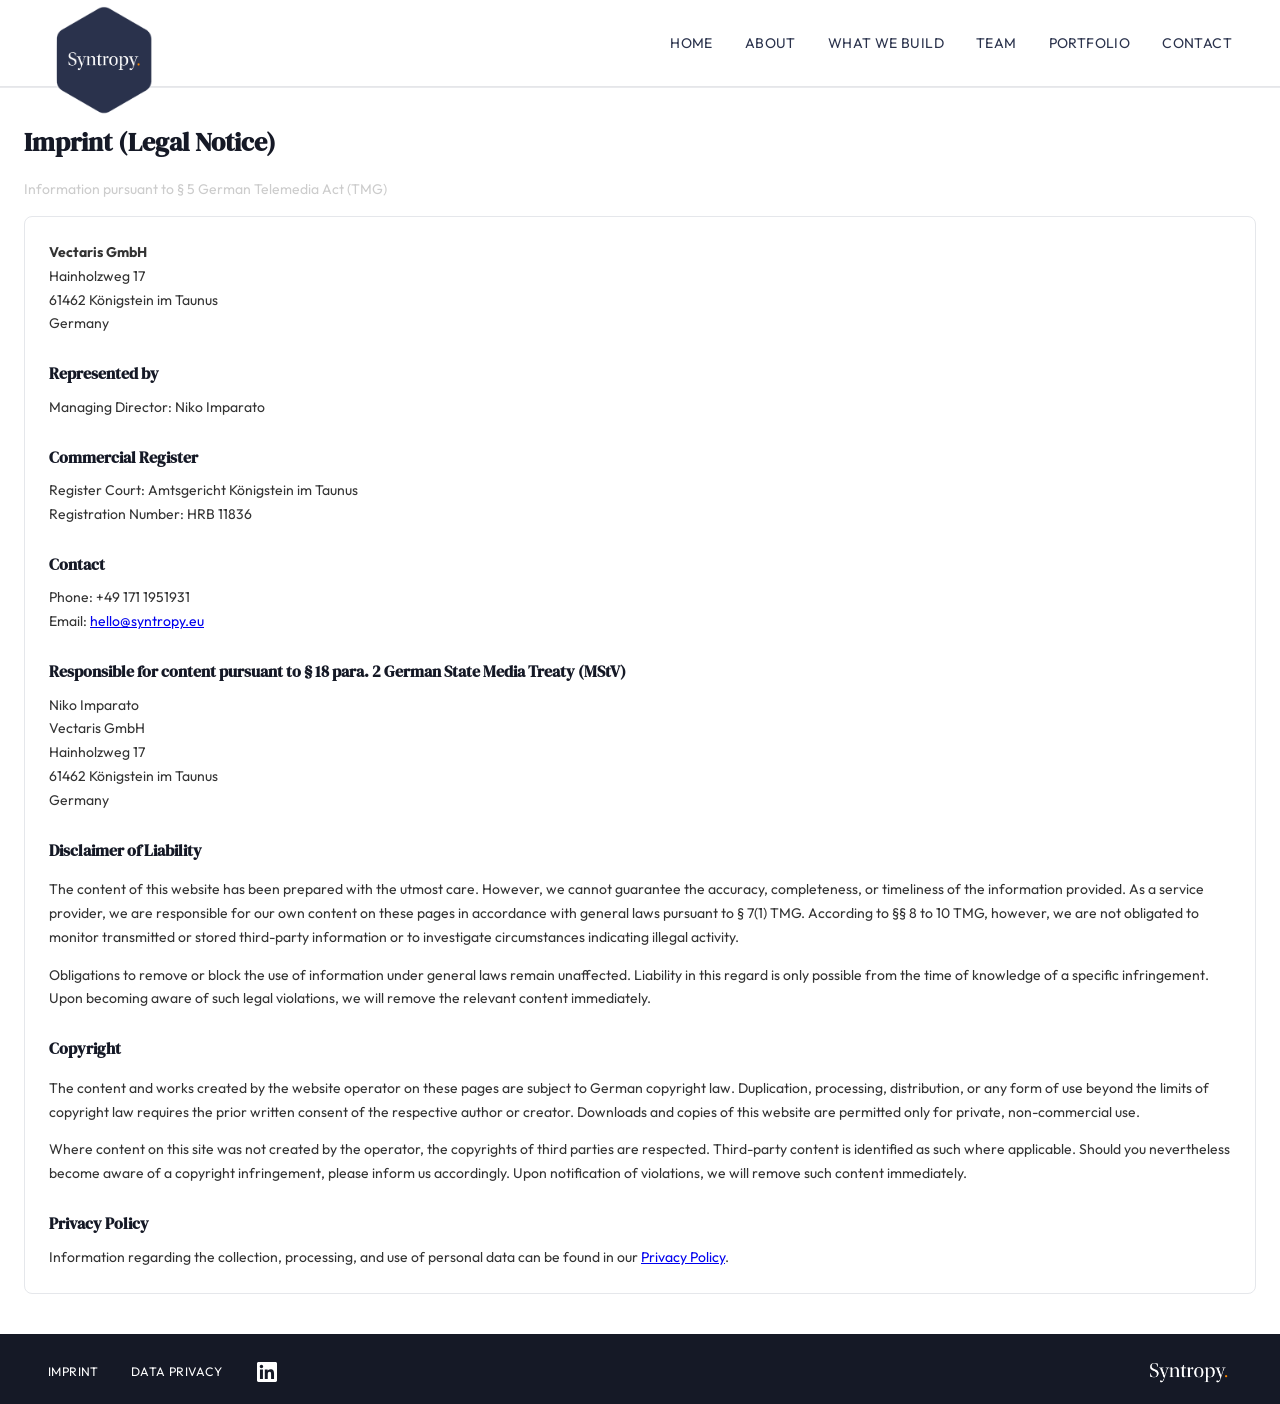
<file: imprint.html>
<!doctype html>
<html lang="en">
  <head>
    <meta charset="utf-8" />
    <meta name="viewport" content="width=device-width, initial-scale=1" />
    <title>Imprint (Legal Notice) — Syntropy</title>
    <link rel="icon" href="assets/Favicon.png" type="image/png" />
    <link rel="preconnect" href="https://fonts.googleapis.com">
    <link rel="preconnect" href="https://fonts.gstatic.com" crossorigin>
    <link href="https://fonts.googleapis.com/css2?family=DM+Serif+Display:ital@0;1&family=Outfit:wght@300;400;500;600;700;900&display=swap" rel="stylesheet">
    <link rel="stylesheet" href="styles.css" />
  </head>
  <body class="legal-page">
    <div class="status-bar">
      <a href="index.html#top" class="status-brand" aria-label="Back to home">
        <img src="assets/Logo_Hexagon_2.png" alt="Syntropy" class="logo-image" />
      </a>
      <nav class="status-nav">
        <a href="index.html#top">Home</a>
        <a href="index.html#about">About</a>
        <a href="index.html#what-we-build">What We Build</a>
        <a href="index.html#team">Team</a>
        <a href="index.html#portfolio">Portfolio</a>
        <a href="index.html#contact">Contact</a>
      </nav>
      <button class="mobile-menu-btn" aria-label="Open menu">
        <span class="menu-icon"></span>
      </button>
      <div class="mobile-menu">
        <a href="index.html#top">Home</a>
        <a href="index.html#about">About</a>
        <a href="index.html#what-we-build">What We Build</a>
        <a href="index.html#team">Team</a>
        <a href="index.html#portfolio">Portfolio</a>
        <a href="index.html#contact">Contact</a>
      </div>
    </div>
    <div class="page">
      <main class="wrap legal" aria-label="Imprint">
        <h1>Imprint (Legal Notice)</h1>
        <p class="muted">Information pursuant to § 5 German Telemedia Act (TMG)</p>

        <div class="card">
          <p style="margin: 0">
            <strong>Vectaris GmbH</strong><br />
            Hainholzweg 17<br />
            61462 Königstein im Taunus<br />
            Germany
          </p>

          <h2>Represented by</h2>
          <p style="margin: 0">Managing Director: Niko Imparato</p>

          <h2>Commercial Register</h2>
          <p style="margin: 0">
            Register Court: Amtsgericht Königstein im Taunus<br />
            Registration Number: HRB 11836
          </p>

          <h2>Contact</h2>
          <p style="margin: 0">
            Phone: +49 171 1951931<br />
            Email: <a href="mailto:hello@syntropy.eu">hello@syntropy.eu</a>
          </p>

          <h2>Responsible for content pursuant to § 18 para. 2 German State Media Treaty (MStV)</h2>
          <p style="margin: 0">
            Niko Imparato<br />
            Vectaris GmbH<br />
            Hainholzweg 17<br />
            61462 Königstein im Taunus<br />
            Germany
          </p>

          <h2>Disclaimer of Liability</h2>
          <p>
            The content of this website has been prepared with the utmost care. However, we cannot
            guarantee the accuracy, completeness, or timeliness of the information provided. As a
            service provider, we are responsible for our own content on these pages in accordance
            with general laws pursuant to § 7(1) TMG. According to §§ 8 to 10 TMG, however, we are
            not obligated to monitor transmitted or stored third-party information or to investigate
            circumstances indicating illegal activity.
          </p>
          <p>
            Obligations to remove or block the use of information under general laws remain
            unaffected. Liability in this regard is only possible from the time of knowledge of a
            specific infringement. Upon becoming aware of such legal violations, we will remove the
            relevant content immediately.
          </p>

          <h2>Copyright</h2>
          <p>
            The content and works created by the website operator on these pages are subject to
            German copyright law. Duplication, processing, distribution, or any form of use beyond
            the limits of copyright law requires the prior written consent of the respective author
            or creator. Downloads and copies of this website are permitted only for private,
            non-commercial use.
          </p>
          <p>
            Where content on this site was not created by the operator, the copyrights of third
            parties are respected. Third-party content is identified as such where applicable.
            Should you nevertheless become aware of a copyright infringement, please inform us
            accordingly. Upon notification of violations, we will remove such content immediately.
          </p>

          <h2>Privacy Policy</h2>
          <p style="margin: 0">
            Information regarding the collection, processing, and use of personal data can be found
            in our <a href="privacy.html">Privacy Policy</a>.
          </p>
        </div>
      </main>

      <footer class="footer-section">
        <div class="site-container footer-inner">
          <nav class="footer-nav" aria-label="Legal">
            <a href="imprint.html" class="footer-link" aria-current="page">Imprint</a>
            <a href="privacy.html" class="footer-link">Data Privacy</a>
            <a href="https://www.linkedin.com/company/syntropy-fo/" class="footer-link" target="_blank" rel="noopener noreferrer" aria-label="LinkedIn">
              <svg class="linkedin-icon" width="20" height="20" viewBox="0 0 24 24" fill="currentColor" xmlns="http://www.w3.org/2000/svg" aria-hidden="true"><path d="M20.447 20.452h-3.554v-5.569c0-1.328-.027-3.037-1.852-3.037-1.853 0-2.136 1.445-2.136 2.939v5.667H9.351V9h3.414v1.561h.046c.477-.9 1.637-1.85 3.37-1.85 3.601 0 4.267 2.37 4.267 5.455v6.286zM5.337 7.433c-1.144 0-2.063-.926-2.063-2.065 0-1.138.92-2.063 2.063-2.063 1.14 0 2.064.925 2.064 2.063 0 1.139-.925 2.065-2.064 2.065zm1.782 13.019H3.555V9h3.564v11.452zM22.225 0H1.771C.792 0 0 .774 0 1.729v20.542C0 23.227.792 24 1.771 24h20.451C23.2 24 24 23.227 24 22.271V1.729C24 .774 23.2 0 22.222 0h.003z"/></svg>
            </a>
          </nav>
          <a href="index.html" class="footer-logo" aria-label="Syntropy">
            <img src="assets/Logo_Text_White.png" alt="" class="footer-logo-img" />
          </a>
        </div>
      </footer>
    </div>
  <script src="script.js"></script>
  </body>
</html>
</file>
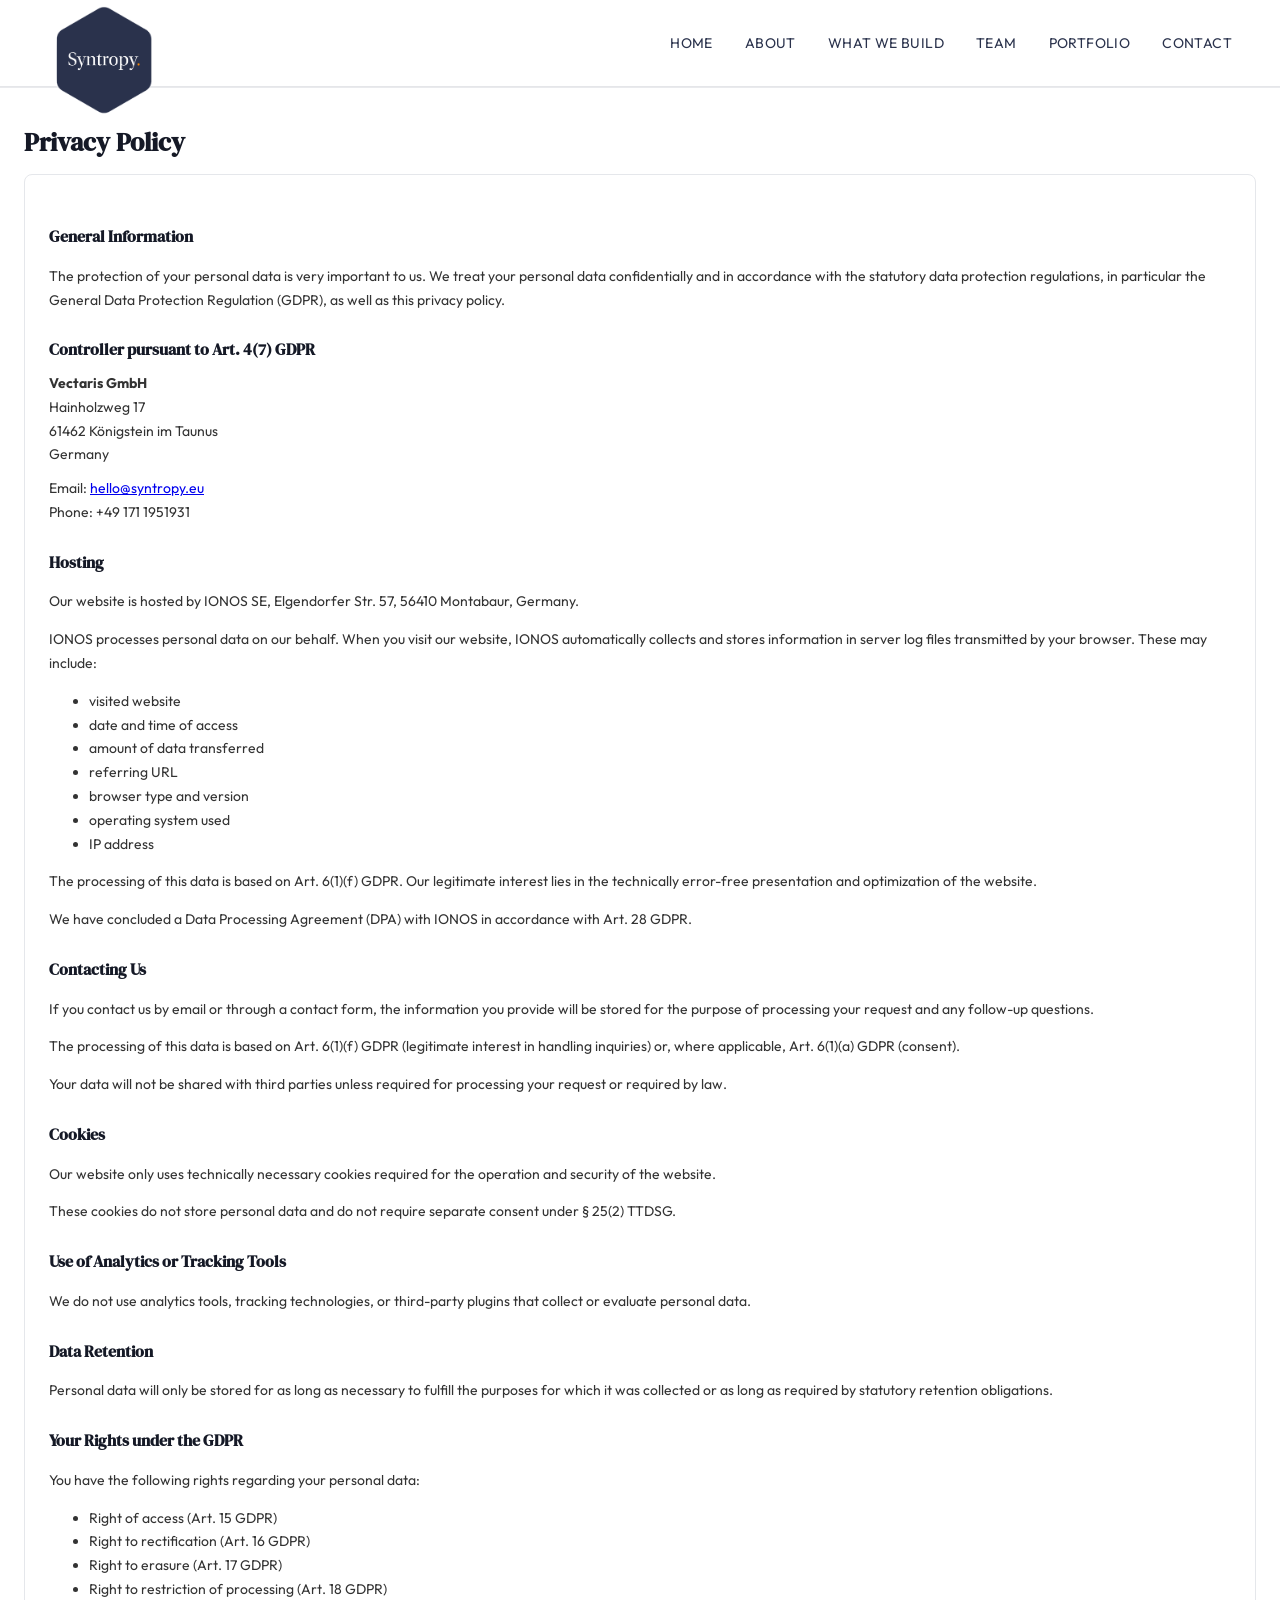
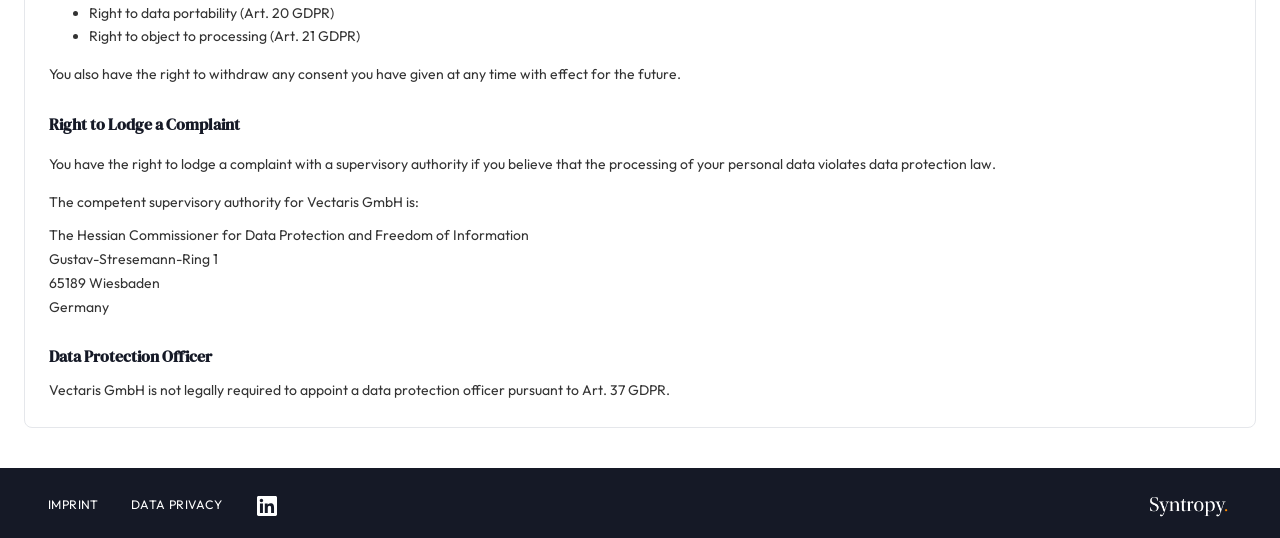
<file: privacy.html>
<!doctype html>
<html lang="en">
  <head>
    <meta charset="utf-8" />
    <meta name="viewport" content="width=device-width, initial-scale=1" />
    <title>Privacy Policy — Syntropy</title>
    <link rel="icon" href="assets/Favicon.png" type="image/png" />
    <link rel="preconnect" href="https://fonts.googleapis.com">
    <link rel="preconnect" href="https://fonts.gstatic.com" crossorigin>
    <link href="https://fonts.googleapis.com/css2?family=DM+Serif+Display:ital@0;1&family=Outfit:wght@300;400;500;600;700;900&display=swap" rel="stylesheet">
    <link rel="stylesheet" href="styles.css" />
  </head>
  <body class="legal-page">
    <div class="status-bar">
      <a href="index.html#top" class="status-brand" aria-label="Back to home">
        <img src="assets/Logo_Hexagon_2.png" alt="Syntropy" class="logo-image" />
      </a>
      <nav class="status-nav">
        <a href="index.html#top">Home</a>
        <a href="index.html#about">About</a>
        <a href="index.html#what-we-build">What We Build</a>
        <a href="index.html#team">Team</a>
        <a href="index.html#portfolio">Portfolio</a>
        <a href="index.html#contact">Contact</a>
      </nav>
      <button class="mobile-menu-btn" aria-label="Open menu">
        <span class="menu-icon"></span>
      </button>
      <div class="mobile-menu">
        <a href="index.html#top">Home</a>
        <a href="index.html#about">About</a>
        <a href="index.html#what-we-build">What We Build</a>
        <a href="index.html#team">Team</a>
        <a href="index.html#portfolio">Portfolio</a>
        <a href="index.html#contact">Contact</a>
      </div>
    </div>
    <div class="page">
      <main class="wrap legal" aria-label="Privacy policy">
        <h1>Privacy Policy</h1>

        <div class="card">
          <h2>General Information</h2>
          <p>
            The protection of your personal data is very important to us. We treat your personal
            data confidentially and in accordance with the statutory data protection regulations, in
            particular the General Data Protection Regulation (GDPR), as well as this privacy
            policy.
          </p>

          <h2>Controller pursuant to Art. 4(7) GDPR</h2>
          <p style="margin: 0">
            <strong>Vectaris GmbH</strong><br />
            Hainholzweg 17<br />
            61462 Königstein im Taunus<br />
            Germany
          </p>
          <p style="margin: 10px 0 0">
            Email: <a href="mailto:hello@syntropy.eu">hello@syntropy.eu</a><br />
            Phone: +49 171 1951931
          </p>

          <h2>Hosting</h2>
          <p>
            Our website is hosted by IONOS SE, Elgendorfer Str. 57, 56410 Montabaur, Germany.
          </p>
          <p>
            IONOS processes personal data on our behalf. When you visit our website, IONOS
            automatically collects and stores information in server log files transmitted by your
            browser. These may include:
          </p>
          <ul>
            <li>visited website</li>
            <li>date and time of access</li>
            <li>amount of data transferred</li>
            <li>referring URL</li>
            <li>browser type and version</li>
            <li>operating system used</li>
            <li>IP address</li>
          </ul>
          <p>
            The processing of this data is based on Art. 6(1)(f) GDPR. Our legitimate interest lies
            in the technically error-free presentation and optimization of the website.
          </p>
          <p>
            We have concluded a Data Processing Agreement (DPA) with IONOS in accordance with Art.
            28 GDPR.
          </p>

          <h2>Contacting Us</h2>
          <p>
            If you contact us by email or through a contact form, the information you provide will
            be stored for the purpose of processing your request and any follow-up questions.
          </p>
          <p>
            The processing of this data is based on Art. 6(1)(f) GDPR (legitimate interest in
            handling inquiries) or, where applicable, Art. 6(1)(a) GDPR (consent).
          </p>
          <p>
            Your data will not be shared with third parties unless required for processing your
            request or required by law.
          </p>

          <h2>Cookies</h2>
          <p>
            Our website only uses technically necessary cookies required for the operation and
            security of the website.
          </p>
          <p class="meta">
            These cookies do not store personal data and do not require separate consent under
            § 25(2) TTDSG.
          </p>

          <h2>Use of Analytics or Tracking Tools</h2>
          <p>
            We do not use analytics tools, tracking technologies, or third-party plugins that
            collect or evaluate personal data.
          </p>

          <h2>Data Retention</h2>
          <p>
            Personal data will only be stored for as long as necessary to fulfill the purposes for
            which it was collected or as long as required by statutory retention obligations.
          </p>

          <h2>Your Rights under the GDPR</h2>
          <p>You have the following rights regarding your personal data:</p>
          <ul>
            <li>Right of access (Art. 15 GDPR)</li>
            <li>Right to rectification (Art. 16 GDPR)</li>
            <li>Right to erasure (Art. 17 GDPR)</li>
            <li>Right to restriction of processing (Art. 18 GDPR)</li>
            <li>Right to data portability (Art. 20 GDPR)</li>
            <li>Right to object to processing (Art. 21 GDPR)</li>
          </ul>
          <p>
            You also have the right to withdraw any consent you have given at any time with effect
            for the future.
          </p>

          <h2>Right to Lodge a Complaint</h2>
          <p>
            You have the right to lodge a complaint with a supervisory authority if you believe
            that the processing of your personal data violates data protection law.
          </p>
          <p style="margin: 0">
            The competent supervisory authority for Vectaris GmbH is:
          </p>
          <p style="margin: 10px 0 0">
            The Hessian Commissioner for Data Protection and Freedom of Information<br />
            Gustav-Stresemann-Ring 1<br />
            65189 Wiesbaden<br />
            Germany
          </p>

          <h2>Data Protection Officer</h2>
          <p style="margin: 0">
            Vectaris GmbH is not legally required to appoint a data protection officer pursuant to
            Art. 37 GDPR.
          </p>
        </div>
      </main>

      <footer class="footer-section">
        <div class="site-container footer-inner">
          <nav class="footer-nav" aria-label="Legal">
            <a href="imprint.html" class="footer-link">Imprint</a>
            <a href="privacy.html" class="footer-link" aria-current="page">Data Privacy</a>
            <a href="https://www.linkedin.com/company/syntropy-fo/" class="footer-link" target="_blank" rel="noopener noreferrer" aria-label="LinkedIn">
              <svg class="linkedin-icon" width="20" height="20" viewBox="0 0 24 24" fill="currentColor" xmlns="http://www.w3.org/2000/svg" aria-hidden="true"><path d="M20.447 20.452h-3.554v-5.569c0-1.328-.027-3.037-1.852-3.037-1.853 0-2.136 1.445-2.136 2.939v5.667H9.351V9h3.414v1.561h.046c.477-.9 1.637-1.85 3.37-1.85 3.601 0 4.267 2.37 4.267 5.455v6.286zM5.337 7.433c-1.144 0-2.063-.926-2.063-2.065 0-1.138.92-2.063 2.063-2.063 1.14 0 2.064.925 2.064 2.063 0 1.139-.925 2.065-2.064 2.065zm1.782 13.019H3.555V9h3.564v11.452zM22.225 0H1.771C.792 0 0 .774 0 1.729v20.542C0 23.227.792 24 1.771 24h20.451C23.2 24 24 23.227 24 22.271V1.729C24 .774 23.2 0 22.222 0h.003z"/></svg>
            </a>
          </nav>
          <a href="index.html" class="footer-logo" aria-label="Syntropy">
            <img src="assets/Logo_Text_White.png" alt="" class="footer-logo-img" />
          </a>
        </div>
      </footer>
    </div>
  <script src="script.js"></script>
  </body>
</html>
</file>
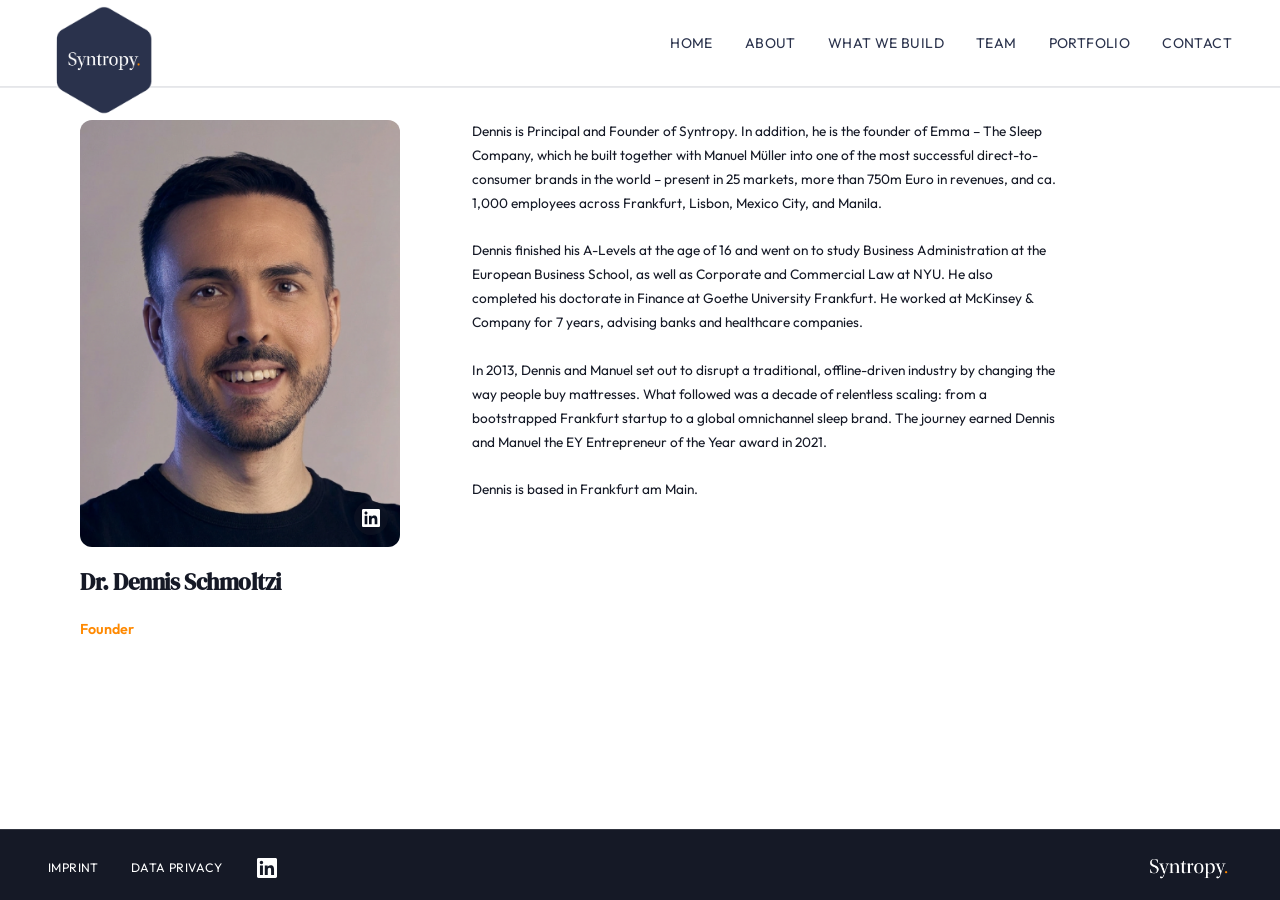
<file: team/dennis.html>
<!DOCTYPE html>
<html lang="en">
<head>
  <meta charset="UTF-8">
  <meta name="viewport" content="width=device-width, initial-scale=1.0">
  <title>Dr. Dennis Schmoltzi – Syntropy</title>
  <link rel="icon" type="image/png" href="../assets/Favicon.png">
  <link rel="preconnect" href="https://fonts.googleapis.com">
    <link rel="preconnect" href="https://fonts.gstatic.com" crossorigin>
    <link href="https://fonts.googleapis.com/css2?family=DM+Serif+Display:ital@0;1&family=Outfit:wght@300;400;500;600;700;900&display=swap" rel="stylesheet">
  <link rel="stylesheet" href="../styles.css">
</head>
<body class="team-member-page">
  <div class="status-bar">
    <a href="../index.html#top" class="status-brand" aria-label="Back to home">
      <img src="../assets/Logo_Hexagon_2.png" alt="Syntropy" class="logo-image" />
    </a>
    <nav class="status-nav">
      <a href="../index.html#top">Home</a>
      <a href="../index.html#about">About</a>
      <a href="../index.html#what-we-build">What We Build</a>
      <a href="../index.html#team">Team</a>
      <a href="../index.html#portfolio">Portfolio</a>
      <a href="../index.html#contact">Contact</a>
    </nav>
    <button class="mobile-menu-btn" aria-label="Open menu">
      <span class="menu-icon"></span>
    </button>
    <div class="mobile-menu">
      <a href="../index.html#top">Home</a>
      <a href="../index.html#about">About</a>
      <a href="../index.html#what-we-build">What We Build</a>
      <a href="../index.html#team">Team</a>
      <a href="../index.html#portfolio">Portfolio</a>
      <a href="../index.html#contact">Contact</a>
    </div>
  </div>

  <main class="team-member-main">
    <div class="site-container">
      <div class="team-member-inner">
        <div class="team-member-left">
          <div class="team-member-photo">
            <img src="../assets/Dennis_3.png" alt="Dr. Dennis Schmoltzi" />
            <a href="https://www.linkedin.com/in/dennis-schmoltzi-b61b21109/" class="team-member-photo-linkedin" target="_blank" rel="noopener noreferrer" aria-label="Dennis Schmoltzi on LinkedIn">
              <svg width="18" height="18" viewBox="0 0 24 24" fill="currentColor" aria-hidden="true"><path d="M20.447 20.452h-3.554v-5.569c0-1.328-.027-3.037-1.852-3.037-1.853 0-2.136 1.445-2.136 2.939v5.667H9.351V9h3.414v1.561h.046c.477-.9 1.637-1.85 3.37-1.85 3.601 0 4.267 2.37 4.267 5.455v6.286zM5.337 7.433c-1.144 0-2.063-.926-2.063-2.065 0-1.138.92-2.063 2.063-2.063 1.14 0 2.064.925 2.064 2.063 0 1.139-.925 2.065-2.064 2.065zm1.782 13.019H3.555V9h3.564v11.452zM22.225 0H1.771C.792 0 0 .774 0 1.729v20.542C0 23.227.792 24 1.771 24h20.451C23.2 24 24 23.227 24 22.271V1.729C24 .774 23.2 0 22.222 0h.003z"/></svg>
            </a>
          </div>
          <h1 class="team-member-name">Dr. Dennis Schmoltzi</h1>
          <p class="team-member-role">Founder</p>
        </div>
        <div class="team-member-right">
          <p class="team-member-bio">Dennis is Principal and Founder of Syntropy. In addition, he is the founder of Emma – The Sleep Company, which he built together with Manuel Müller into one of the most successful direct-to-consumer brands in the world – present in 25 markets, more than 750m Euro in revenues, and ca. 1,000 employees across Frankfurt, Lisbon, Mexico City, and Manila.

Dennis finished his A-Levels at the age of 16 and went on to study Business Administration at the European Business School, as well as Corporate and Commercial Law at NYU. He also completed his doctorate in Finance at Goethe University Frankfurt. He worked at McKinsey & Company for 7 years, advising banks and healthcare companies.

In 2013, Dennis and Manuel set out to disrupt a traditional, offline-driven industry by changing the way people buy mattresses. What followed was a decade of relentless scaling: from a bootstrapped Frankfurt startup to a global omnichannel sleep brand. The journey earned Dennis and Manuel the EY Entrepreneur of the Year award in 2021.

Dennis is based in Frankfurt am Main.</p>
        </div>
      </div>
    </div>
  </main>

  <footer class="footer-section">
    <div class="site-container footer-inner">
      <nav class="footer-nav">
        <a href="../imprint.html" class="footer-link">Imprint</a>
        <a href="../privacy.html" class="footer-link">Data Privacy</a>
        <a href="https://www.linkedin.com/company/syntropy-fo/" class="footer-link" target="_blank" rel="noopener noreferrer" aria-label="LinkedIn">
          <svg class="linkedin-icon" width="20" height="20" viewBox="0 0 24 24" fill="currentColor" aria-hidden="true"><path d="M20.447 20.452h-3.554v-5.569c0-1.328-.027-3.037-1.852-3.037-1.853 0-2.136 1.445-2.136 2.939v5.667H9.351V9h3.414v1.561h.046c.477-.9 1.637-1.85 3.37-1.85 3.601 0 4.267 2.37 4.267 5.455v6.286zM5.337 7.433c-1.144 0-2.063-.926-2.063-2.065 0-1.138.92-2.063 2.063-2.063 1.14 0 2.064.925 2.064 2.063 0 1.139-.925 2.065-2.064 2.065zm1.782 13.019H3.555V9h3.564v11.452zM22.225 0H1.771C.792 0 0 .774 0 1.729v20.542C0 23.227.792 24 1.771 24h20.451C23.2 24 24 23.227 24 22.271V1.729C24 .774 23.2 0 22.222 0h.003z"/></svg>
        </a>
      </nav>
      <a href="../index.html#top" class="footer-logo" aria-label="Syntropy">
        <img src="../assets/Logo_Text_White.png" alt="" class="footer-logo-img" />
      </a>
    </div>
  </footer>

  <script src="../script.js"></script>
</body>
</html>
</file>
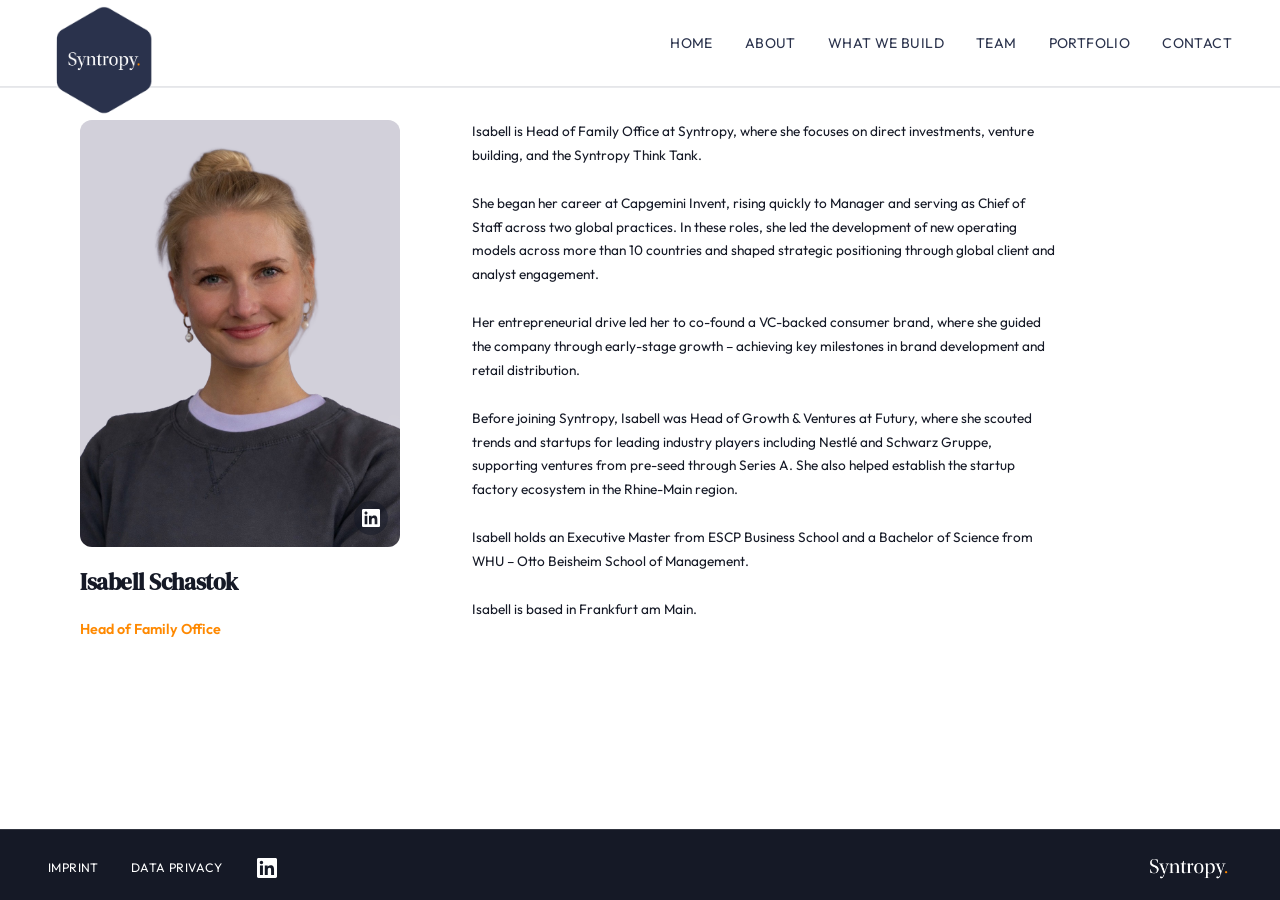
<file: team/isabell.html>
<!DOCTYPE html>
<html lang="en">
<head>
  <meta charset="UTF-8">
  <meta name="viewport" content="width=device-width, initial-scale=1.0">
  <title>Isabell Schastok – Syntropy</title>
  <link rel="icon" type="image/png" href="../assets/Favicon.png">
  <link rel="preconnect" href="https://fonts.googleapis.com">
    <link rel="preconnect" href="https://fonts.gstatic.com" crossorigin>
    <link href="https://fonts.googleapis.com/css2?family=DM+Serif+Display:ital@0;1&family=Outfit:wght@300;400;500;600;700;900&display=swap" rel="stylesheet">
  <link rel="stylesheet" href="../styles.css">
</head>
<body class="team-member-page">
  <div class="status-bar">
    <a href="../index.html#top" class="status-brand" aria-label="Back to home">
      <img src="../assets/Logo_Hexagon_2.png" alt="Syntropy" class="logo-image" />
    </a>
    <nav class="status-nav">
      <a href="../index.html#top">Home</a>
      <a href="../index.html#about">About</a>
      <a href="../index.html#what-we-build">What We Build</a>
      <a href="../index.html#team">Team</a>
      <a href="../index.html#portfolio">Portfolio</a>
      <a href="../index.html#contact">Contact</a>
    </nav>
    <button class="mobile-menu-btn" aria-label="Open menu">
      <span class="menu-icon"></span>
    </button>
    <div class="mobile-menu">
      <a href="../index.html#top">Home</a>
      <a href="../index.html#about">About</a>
      <a href="../index.html#what-we-build">What We Build</a>
      <a href="../index.html#team">Team</a>
      <a href="../index.html#portfolio">Portfolio</a>
      <a href="../index.html#contact">Contact</a>
    </div>
  </div>

  <main class="team-member-main">
    <div class="site-container">
      <div class="team-member-inner">
        <div class="team-member-left">
          <div class="team-member-photo">
            <img src="../assets/Isabell_5.png" alt="Isabell Schastok" />
            <a href="https://www.linkedin.com/in/isabellschastok/" class="team-member-photo-linkedin" target="_blank" rel="noopener noreferrer" aria-label="Isabell Schastok on LinkedIn">
              <svg width="18" height="18" viewBox="0 0 24 24" fill="currentColor" aria-hidden="true"><path d="M20.447 20.452h-3.554v-5.569c0-1.328-.027-3.037-1.852-3.037-1.853 0-2.136 1.445-2.136 2.939v5.667H9.351V9h3.414v1.561h.046c.477-.9 1.637-1.85 3.37-1.85 3.601 0 4.267 2.37 4.267 5.455v6.286zM5.337 7.433c-1.144 0-2.063-.926-2.063-2.065 0-1.138.92-2.063 2.063-2.063 1.14 0 2.064.925 2.064 2.063 0 1.139-.925 2.065-2.064 2.065zm1.782 13.019H3.555V9h3.564v11.452zM22.225 0H1.771C.792 0 0 .774 0 1.729v20.542C0 23.227.792 24 1.771 24h20.451C23.2 24 24 23.227 24 22.271V1.729C24 .774 23.2 0 22.222 0h.003z"/></svg>
            </a>
          </div>
          <h1 class="team-member-name">Isabell Schastok</h1>
          <p class="team-member-role">Head of Family Office</p>
        </div>
        <div class="team-member-right">
          <p class="team-member-bio">Isabell is Head of Family Office at Syntropy, where she focuses on direct investments, venture building, and the Syntropy Think Tank.

She began her career at Capgemini Invent, rising quickly to Manager and serving as Chief of Staff across two global practices. In these roles, she led the development of new operating models across more than 10 countries and shaped strategic positioning through global client and analyst engagement.

Her entrepreneurial drive led her to co-found a VC-backed consumer brand, where she guided the company through early-stage growth – achieving key milestones in brand development and retail distribution.

Before joining Syntropy, Isabell was Head of Growth & Ventures at Futury, where she scouted trends and startups for leading industry players including Nestlé and Schwarz Gruppe, supporting ventures from pre-seed through Series A. She also helped establish the startup factory ecosystem in the Rhine-Main region.

Isabell holds an Executive Master from ESCP Business School and a Bachelor of Science from WHU – Otto Beisheim School of Management.

Isabell is based in Frankfurt am Main.</p>
        </div>
      </div>
    </div>
  </main>

  <footer class="footer-section">
    <div class="site-container footer-inner">
      <nav class="footer-nav">
        <a href="../imprint.html" class="footer-link">Imprint</a>
        <a href="../privacy.html" class="footer-link">Data Privacy</a>
        <a href="https://www.linkedin.com/company/syntropy-fo/" class="footer-link" target="_blank" rel="noopener noreferrer" aria-label="LinkedIn">
          <svg class="linkedin-icon" width="20" height="20" viewBox="0 0 24 24" fill="currentColor" aria-hidden="true"><path d="M20.447 20.452h-3.554v-5.569c0-1.328-.027-3.037-1.852-3.037-1.853 0-2.136 1.445-2.136 2.939v5.667H9.351V9h3.414v1.561h.046c.477-.9 1.637-1.85 3.37-1.85 3.601 0 4.267 2.37 4.267 5.455v6.286zM5.337 7.433c-1.144 0-2.063-.926-2.063-2.065 0-1.138.92-2.063 2.063-2.063 1.14 0 2.064.925 2.064 2.063 0 1.139-.925 2.065-2.064 2.065zm1.782 13.019H3.555V9h3.564v11.452zM22.225 0H1.771C.792 0 0 .774 0 1.729v20.542C0 23.227.792 24 1.771 24h20.451C23.2 24 24 23.227 24 22.271V1.729C24 .774 23.2 0 22.222 0h.003z"/></svg>
        </a>
      </nav>
      <a href="../index.html#top" class="footer-logo" aria-label="Syntropy">
        <img src="../assets/Logo_Text_White.png" alt="" class="footer-logo-img" />
      </a>
    </div>
  </footer>

  <script src="../script.js"></script>
</body>
</html>
</file>
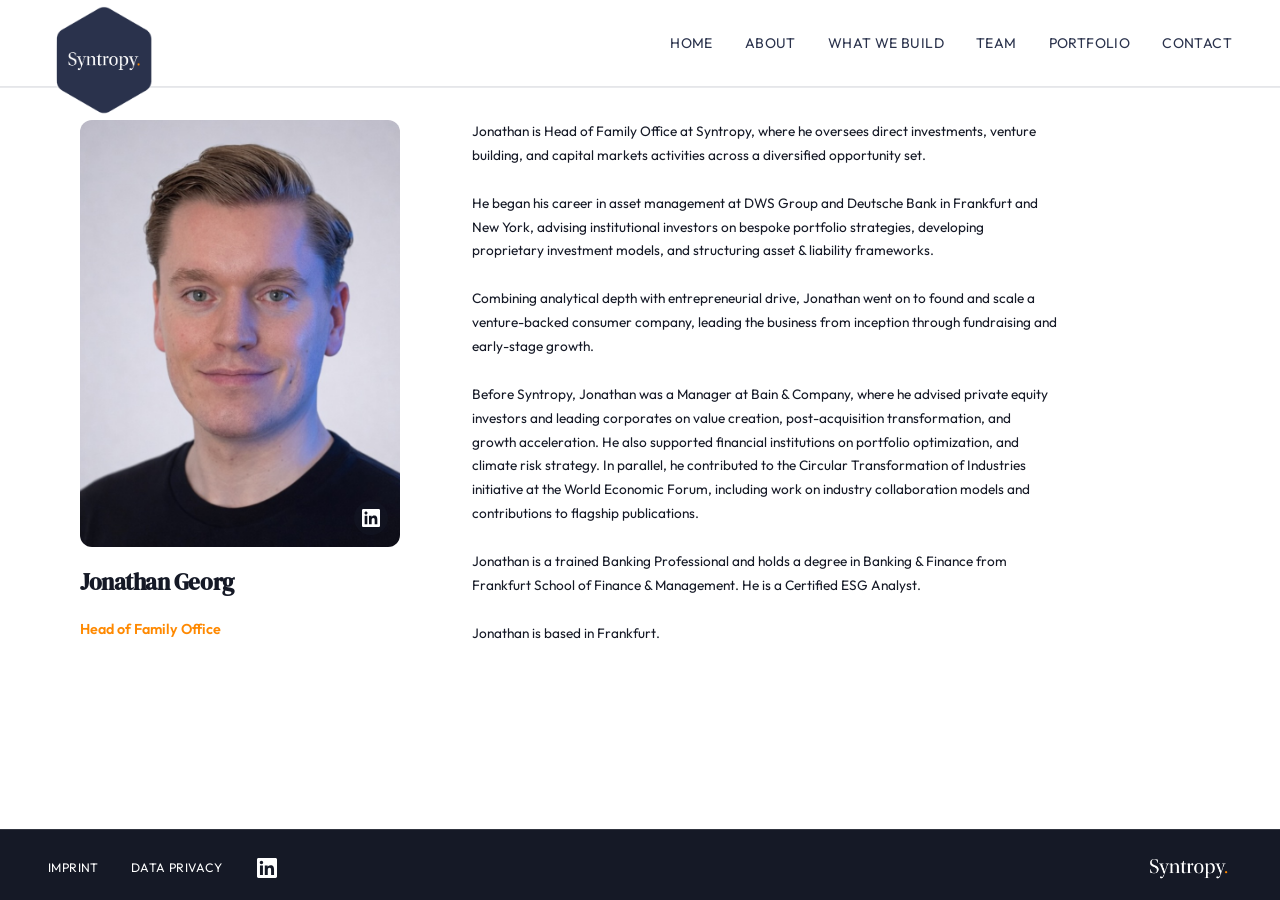
<file: team/jonathan.html>
<!DOCTYPE html>
<html lang="en">
<head>
  <meta charset="UTF-8">
  <meta name="viewport" content="width=device-width, initial-scale=1.0">
  <title>Jonathan Georg – Syntropy</title>
  <link rel="icon" type="image/png" href="../assets/Favicon.png">
  <link rel="preconnect" href="https://fonts.googleapis.com">
    <link rel="preconnect" href="https://fonts.gstatic.com" crossorigin>
    <link href="https://fonts.googleapis.com/css2?family=DM+Serif+Display:ital@0;1&family=Outfit:wght@300;400;500;600;700;900&display=swap" rel="stylesheet">
  <link rel="stylesheet" href="../styles.css">
</head>
<body class="team-member-page">
  <div class="status-bar">
    <a href="../index.html#top" class="status-brand" aria-label="Back to home">
      <img src="../assets/Logo_Hexagon_2.png" alt="Syntropy" class="logo-image" />
    </a>
    <nav class="status-nav">
      <a href="../index.html#top">Home</a>
      <a href="../index.html#about">About</a>
      <a href="../index.html#what-we-build">What We Build</a>
      <a href="../index.html#team">Team</a>
      <a href="../index.html#portfolio">Portfolio</a>
      <a href="../index.html#contact">Contact</a>
    </nav>
    <button class="mobile-menu-btn" aria-label="Open menu">
      <span class="menu-icon"></span>
    </button>
    <div class="mobile-menu">
      <a href="../index.html#top">Home</a>
      <a href="../index.html#about">About</a>
      <a href="../index.html#what-we-build">What We Build</a>
      <a href="../index.html#team">Team</a>
      <a href="../index.html#portfolio">Portfolio</a>
      <a href="../index.html#contact">Contact</a>
    </div>
  </div>

  <main class="team-member-main">
    <div class="site-container">
      <div class="team-member-inner">
        <div class="team-member-left">
          <div class="team-member-photo">
            <img src="../assets/Jonathan_4.jpeg" alt="Jonathan Georg" />
            <a href="https://www.linkedin.com/in/jonathan-georg" class="team-member-photo-linkedin" target="_blank" rel="noopener noreferrer" aria-label="Jonathan Georg on LinkedIn">
              <svg width="18" height="18" viewBox="0 0 24 24" fill="currentColor" aria-hidden="true"><path d="M20.447 20.452h-3.554v-5.569c0-1.328-.027-3.037-1.852-3.037-1.853 0-2.136 1.445-2.136 2.939v5.667H9.351V9h3.414v1.561h.046c.477-.9 1.637-1.85 3.37-1.85 3.601 0 4.267 2.37 4.267 5.455v6.286zM5.337 7.433c-1.144 0-2.063-.926-2.063-2.065 0-1.138.92-2.063 2.063-2.063 1.14 0 2.064.925 2.064 2.063 0 1.139-.925 2.065-2.064 2.065zm1.782 13.019H3.555V9h3.564v11.452zM22.225 0H1.771C.792 0 0 .774 0 1.729v20.542C0 23.227.792 24 1.771 24h20.451C23.2 24 24 23.227 24 22.271V1.729C24 .774 23.2 0 22.222 0h.003z"/></svg>
            </a>
          </div>
          <h1 class="team-member-name">Jonathan Georg</h1>
          <p class="team-member-role">Head of Family Office</p>
        </div>
        <div class="team-member-right">
          <p class="team-member-bio">Jonathan is Head of Family Office at Syntropy, where he oversees direct investments, venture building, and capital markets activities across a diversified opportunity set.

He began his career in asset management at DWS Group and Deutsche Bank in Frankfurt and New York, advising institutional investors on bespoke portfolio strategies, developing proprietary investment models, and structuring asset & liability frameworks.

Combining analytical depth with entrepreneurial drive, Jonathan went on to found and scale a venture-backed consumer company, leading the business from inception through fundraising and early-stage growth.

Before Syntropy, Jonathan was a Manager at Bain & Company, where he advised private equity investors and leading corporates on value creation, post-acquisition transformation, and growth acceleration. He also supported financial institutions on portfolio optimization, and climate risk strategy. In parallel, he contributed to the Circular Transformation of Industries initiative at the World Economic Forum, including work on industry collaboration models and contributions to flagship publications.

Jonathan is a trained Banking Professional and holds a degree in Banking & Finance from Frankfurt School of Finance & Management. He is a Certified ESG Analyst.

Jonathan is based in Frankfurt.</p>
        </div>
      </div>
    </div>
  </main>

  <footer class="footer-section">
    <div class="site-container footer-inner">
      <nav class="footer-nav">
        <a href="../imprint.html" class="footer-link">Imprint</a>
        <a href="../privacy.html" class="footer-link">Data Privacy</a>
        <a href="https://www.linkedin.com/company/syntropy-fo/" class="footer-link" target="_blank" rel="noopener noreferrer" aria-label="LinkedIn">
          <svg class="linkedin-icon" width="20" height="20" viewBox="0 0 24 24" fill="currentColor" aria-hidden="true"><path d="M20.447 20.452h-3.554v-5.569c0-1.328-.027-3.037-1.852-3.037-1.853 0-2.136 1.445-2.136 2.939v5.667H9.351V9h3.414v1.561h.046c.477-.9 1.637-1.85 3.37-1.85 3.601 0 4.267 2.37 4.267 5.455v6.286zM5.337 7.433c-1.144 0-2.063-.926-2.063-2.065 0-1.138.92-2.063 2.063-2.063 1.14 0 2.064.925 2.064 2.063 0 1.139-.925 2.065-2.064 2.065zm1.782 13.019H3.555V9h3.564v11.452zM22.225 0H1.771C.792 0 0 .774 0 1.729v20.542C0 23.227.792 24 1.771 24h20.451C23.2 24 24 23.227 24 22.271V1.729C24 .774 23.2 0 22.222 0h.003z"/></svg>
        </a>
      </nav>
      <a href="../index.html#top" class="footer-logo" aria-label="Syntropy">
        <img src="../assets/Logo_Text_White.png" alt="" class="footer-logo-img" />
      </a>
    </div>
  </footer>

  <script src="../script.js"></script>
</body>
</html>
</file>
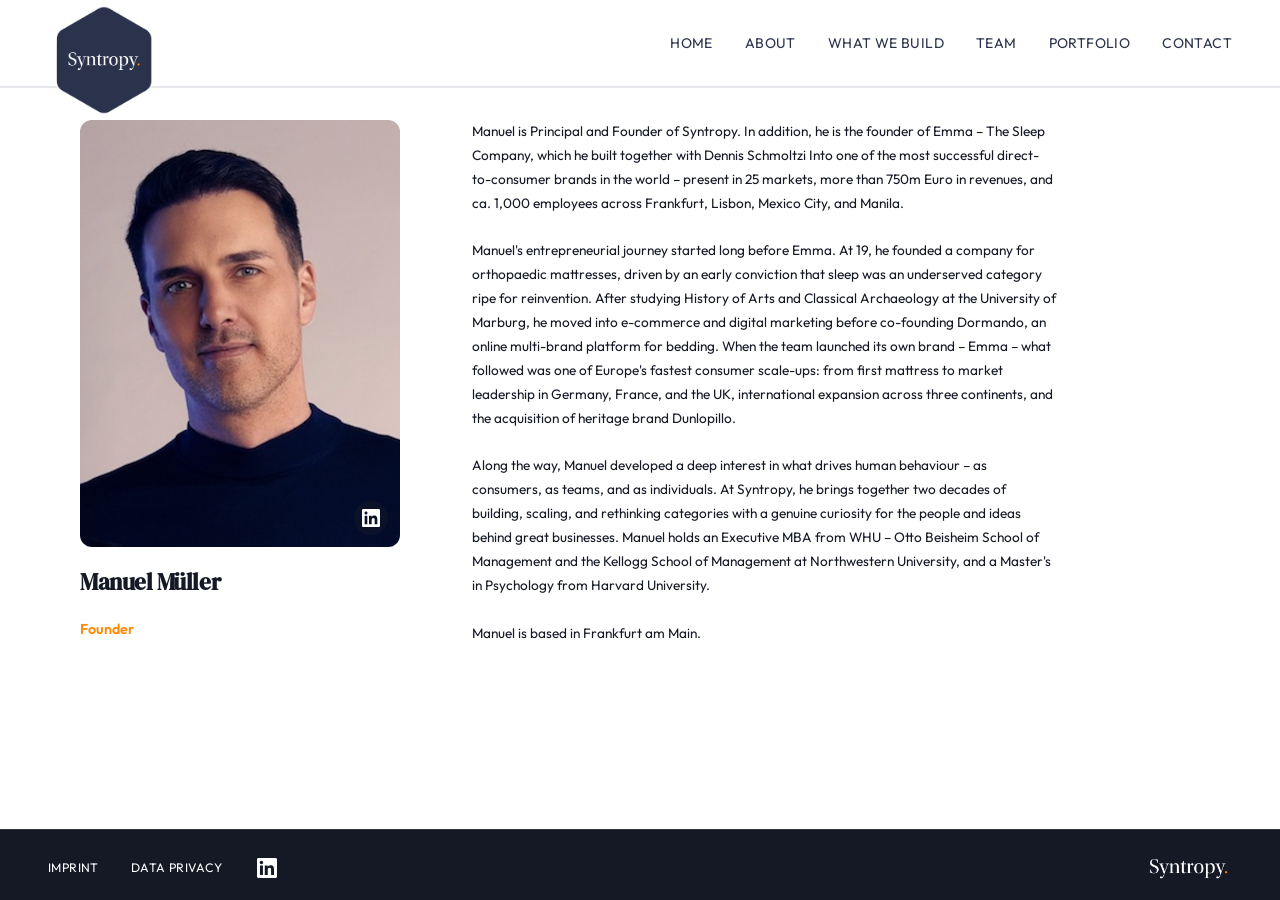
<file: team/manuel.html>
<!DOCTYPE html>
<html lang="en">
<head>
  <meta charset="UTF-8">
  <meta name="viewport" content="width=device-width, initial-scale=1.0">
  <title>Manuel Müller – Syntropy</title>
  <link rel="icon" type="image/png" href="../assets/Favicon.png">
  <link rel="preconnect" href="https://fonts.googleapis.com">
    <link rel="preconnect" href="https://fonts.gstatic.com" crossorigin>
    <link href="https://fonts.googleapis.com/css2?family=DM+Serif+Display:ital@0;1&family=Outfit:wght@300;400;500;600;700;900&display=swap" rel="stylesheet">
  <link rel="stylesheet" href="../styles.css">
</head>
<body class="team-member-page">
  <div class="status-bar">
    <a href="../index.html#top" class="status-brand" aria-label="Back to home">
      <img src="../assets/Logo_Hexagon_2.png" alt="Syntropy" class="logo-image" />
    </a>
    <nav class="status-nav">
      <a href="../index.html#top">Home</a>
      <a href="../index.html#about">About</a>
      <a href="../index.html#what-we-build">What We Build</a>
      <a href="../index.html#team">Team</a>
      <a href="../index.html#portfolio">Portfolio</a>
      <a href="../index.html#contact">Contact</a>
    </nav>
    <button class="mobile-menu-btn" aria-label="Open menu">
      <span class="menu-icon"></span>
    </button>
    <div class="mobile-menu">
      <a href="../index.html#top">Home</a>
      <a href="../index.html#about">About</a>
      <a href="../index.html#what-we-build">What We Build</a>
      <a href="../index.html#team">Team</a>
      <a href="../index.html#portfolio">Portfolio</a>
      <a href="../index.html#contact">Contact</a>
    </div>
  </div>

  <main class="team-member-main">
    <div class="site-container">
      <div class="team-member-inner">
        <div class="team-member-left">
          <div class="team-member-photo">
            <img src="../assets/Manuel_2.jpg" alt="Manuel Müller" class="team-image-manuel" />
            <a href="https://www.linkedin.com/in/manuel-mueller-6300022b/" class="team-member-photo-linkedin" target="_blank" rel="noopener noreferrer" aria-label="Manuel Müller on LinkedIn">
              <svg width="18" height="18" viewBox="0 0 24 24" fill="currentColor" aria-hidden="true"><path d="M20.447 20.452h-3.554v-5.569c0-1.328-.027-3.037-1.852-3.037-1.853 0-2.136 1.445-2.136 2.939v5.667H9.351V9h3.414v1.561h.046c.477-.9 1.637-1.85 3.37-1.85 3.601 0 4.267 2.37 4.267 5.455v6.286zM5.337 7.433c-1.144 0-2.063-.926-2.063-2.065 0-1.138.92-2.063 2.063-2.063 1.14 0 2.064.925 2.064 2.063 0 1.139-.925 2.065-2.064 2.065zm1.782 13.019H3.555V9h3.564v11.452zM22.225 0H1.771C.792 0 0 .774 0 1.729v20.542C0 23.227.792 24 1.771 24h20.451C23.2 24 24 23.227 24 22.271V1.729C24 .774 23.2 0 22.222 0h.003z"/></svg>
            </a>
          </div>
          <h1 class="team-member-name">Manuel Müller</h1>
          <p class="team-member-role">Founder</p>
        </div>
        <div class="team-member-right">
          <p class="team-member-bio">Manuel is Principal and Founder of Syntropy. In addition, he is the founder of Emma – The Sleep Company, which he built together with Dennis Schmoltzi Into one of the most successful direct-to-consumer brands in the world – present in 25 markets, more than 750m Euro in revenues, and ca. 1,000 employees across Frankfurt, Lisbon, Mexico City, and Manila.

Manuel's entrepreneurial journey started long before Emma. At 19, he founded a company for orthopaedic mattresses, driven by an early conviction that sleep was an underserved category ripe for reinvention. After studying History of Arts and Classical Archaeology at the University of Marburg, he moved into e-commerce and digital marketing before co-founding Dormando, an online multi-brand platform for bedding. When the team launched its own brand – Emma – what followed was one of Europe's fastest consumer scale-ups: from first mattress to market leadership in Germany, France, and the UK, international expansion across three continents, and the acquisition of heritage brand Dunlopillo.

Along the way, Manuel developed a deep interest in what drives human behaviour – as consumers, as teams, and as individuals. At Syntropy, he brings together two decades of building, scaling, and rethinking categories with a genuine curiosity for the people and ideas behind great businesses.  Manuel holds an Executive MBA from WHU – Otto Beisheim School of Management and the Kellogg School of Management at Northwestern University, and a Master's in Psychology from Harvard University.

Manuel is based in Frankfurt am Main.</p>
        </div>
      </div>
    </div>
  </main>

  <footer class="footer-section">
    <div class="site-container footer-inner">
      <nav class="footer-nav">
        <a href="../imprint.html" class="footer-link">Imprint</a>
        <a href="../privacy.html" class="footer-link">Data Privacy</a>
        <a href="https://www.linkedin.com/company/syntropy-fo/" class="footer-link" target="_blank" rel="noopener noreferrer" aria-label="LinkedIn">
          <svg class="linkedin-icon" width="20" height="20" viewBox="0 0 24 24" fill="currentColor" aria-hidden="true"><path d="M20.447 20.452h-3.554v-5.569c0-1.328-.027-3.037-1.852-3.037-1.853 0-2.136 1.445-2.136 2.939v5.667H9.351V9h3.414v1.561h.046c.477-.9 1.637-1.85 3.37-1.85 3.601 0 4.267 2.37 4.267 5.455v6.286zM5.337 7.433c-1.144 0-2.063-.926-2.063-2.065 0-1.138.92-2.063 2.063-2.063 1.14 0 2.064.925 2.064 2.063 0 1.139-.925 2.065-2.064 2.065zm1.782 13.019H3.555V9h3.564v11.452zM22.225 0H1.771C.792 0 0 .774 0 1.729v20.542C0 23.227.792 24 1.771 24h20.451C23.2 24 24 23.227 24 22.271V1.729C24 .774 23.2 0 22.222 0h.003z"/></svg>
        </a>
      </nav>
      <a href="../index.html#top" class="footer-logo" aria-label="Syntropy">
        <img src="../assets/Logo_Text_White.png" alt="" class="footer-logo-img" />
      </a>
    </div>
  </footer>

  <script src="../script.js"></script>
</body>
</html>
</file>
<file: styles.css>
/************
Mazu Partners – Modern, Minimal, A11-inspired One-Page Site
************/
:root {
 --black: #000;
 --white: #fff;
 --grey: #ccc;
 --accent: #FF8900;
 --accent-hover: #e67b00;
 --accent-light: #ff9a32;
 --accent-dark: #cc6e00;
 --blue: #151926;
 --header-bg: #151926;
 --container-max: 1320px;
 --radius: 16px;
 --transition: 0.25s cubic-bezier(.4,0,.2,1);
 --font-body: 'Outfit', 'Inter', system-ui, -apple-system, sans-serif;
 --font-heading: 'DM Serif Display', Georgia, serif;
}

html {
 box-sizing: border-box;
 scroll-behavior: smooth;
 font-size: 13px;
}
*, *:before, *:after {
 box-sizing: inherit;
}

.status-bar {
 position: fixed;
 top: 0;
 left: 0;
 width: 100%;
 background: #ffffff;
 color: var(--white);
 font-family: var(--font-body);
 font-weight: 900;
 font-size: 1.05rem;
 letter-spacing: 0.04em;
 z-index: 1000;
 border-bottom: none;
 box-shadow: 0 4px 20px rgba(0,0,0,0.08), 0 2px 8px rgba(0,0,0,0.06);
 display: flex;
 justify-content: space-between;
 align-items: center;
 padding-left: 48px;
 padding-right: 48px;
 padding-top: 6px;
 padding-bottom: 5px;
 overflow: visible;
 transform: translateY(0);
 opacity: 1;
 transition: transform 0.28s cubic-bezier(.4,0,.2,1), opacity 0.18s cubic-bezier(.4,0,.2,1);
 will-change: transform;
}
.status-bar.is-hidden {
 transform: translateY(calc(-100% - 16px));
 opacity: 0;
 pointer-events: none;
}
@media (max-width: 900px) {
 .status-bar {
 padding-left: 20px;
 padding-right: 20px;
  padding-top: 6px;
  padding-bottom: 4px;
 }
}
@media (max-width: 600px) {
 .status-bar {
 padding-left: 20px;
 padding-right: 20px;
  /* Match desktop bar padding so hexagon spill aligns */
  padding-top: 6px;
  padding-bottom: 5px;
 }
}

.status-brand {
 color: var(--white);
 text-decoration: none;
 font-weight: 400;
 font-size: 1.05rem;
 letter-spacing: 0.04em;
 min-width: 0;
 display: flex;
 align-items: flex-end;
 align-self: flex-end;
 overflow: visible;
 position: relative;
 z-index: 2;
}
.status-brand:visited {
 color: var(--white);
}
.status-brand:hover {
 opacity: 1;
}

.logo-image {
 height: 118px;
 width: auto;
 display: block;
 margin-bottom: -42px;
 vertical-align: bottom;
 filter:
  drop-shadow(0.8px 0 0 rgba(255,255,255,0.55))
  drop-shadow(-0.8px 0 0 rgba(255,255,255,0.55))
  drop-shadow(0 0.8px 0 rgba(255,255,255,0.55))
  drop-shadow(0 -0.8px 0 rgba(255,255,255,0.55))
  drop-shadow(0 0 6px rgba(255,255,255,0.18));
}
@media (max-width: 900px) {
 .logo-image {
 height: 98px;
 margin-bottom: -32px;
 }
}
@media (max-width: 600px) {
 .logo-image {
 /* Match desktop hexagon scale + spill below bar on mobile */
 height: 118px;
 margin-bottom: -42px;
 }
}

.status-nav {
 display: flex;
 gap: 32px;
 align-items: center;
}
.mobile-menu-btn {
 display: none;
 background: none;
 border: none;
 cursor: pointer;
 margin-left: 18px;
 z-index: 1100;
}
.menu-icon {
 display: block;
 width: 28px;
 height: 3px;
 background: var(--accent);
 border-radius: 2px;
 position: relative;
}
.menu-icon::before,
.menu-icon::after {
 content: '';
 position: absolute;
 left: 0;
 width: 28px;
 height: 3px;
 background: var(--accent);
 border-radius: 2px;
 transition: 0.2s;
}
.menu-icon::before { top: -9px; }
.menu-icon::after { top: 9px; }
.mobile-menu {
 display: none;
 position: fixed;
 top: 0;
 left: 0;
 width: 100vw;
 height: 100vh;
 background: #ffffff;
 border-radius: 0;
 box-shadow: none;
 padding: 0;
 min-width: unset;
 z-index: 2000;
 flex-direction: column;
 align-items: center;
 justify-content: center;
}
.mobile-menu.open {
 display: flex;
}
.mobile-menu a {
 color: #2a324c;
 text-decoration: none;
 font-family: var(--font-body);
 font-weight: 400;
 font-size: 2rem;
 letter-spacing: 0.4px;
 text-transform: uppercase;
 padding: 24px 0;
 display: block;
 width: 100%;
 text-align: center;
 transition: background 0.2s;
}
.mobile-menu a:hover {
 background: rgba(42,50,76,0.1);
}
.mobile-menu-btn {
 z-index: 2100;
}

@media (max-width: 600px) {
 .status-nav {
 display: none;
 }
 .mobile-menu-btn {
 display: block;
 }
 .menu-icon,
 .menu-icon::before,
 .menu-icon::after {
 background: #2a324c;
 }
}

.status-nav a {
 color: #2A324C;
 text-decoration: none;
 font-family: var(--font-body);
 font-weight: 400;
 font-size: 14px;
 letter-spacing: 0.4px;
 text-transform: uppercase;
 transition: color var(--transition);
}
.status-nav a:hover {
 color: var(--accent);
}

body {
 background: #ffffff;
 color: #333;
 font-family: var(--font-body);
 margin: 0;
 padding: 0;
 min-height: 100vh;
 font-size: 14px;
 line-height: 1.7;
 font-weight: 400;
 padding-top: 0;
}

h1, h2, h3 {
 font-family: var(--font-heading);
 font-weight: 400;
}

.container {
 max-width: var(--container-max);
 margin: 0 auto;
 padding: 0 32px;
}

.site-container {
 width: 100%;
 max-width: var(--container-max);
 margin: 0 auto;
 padding-left: 48px;
 padding-right: 48px;
 box-sizing: border-box;
}

/* One horizontal gutter: site-container already pads; nested .container only max-width/center */
.site-container > .container {
 padding-left: 0;
 padding-right: 0;
}

/***** HERO *****/
.hero {
 min-height: 100vh;
 display: flex;
 align-items: center;
 justify-content: center;
 position: relative;
 text-align: center;
 overflow: hidden;
 background: #ffffff;
 margin-top: 0;
 padding-top: 0;
 top: 0;
}

.hero::before {
 content: '';
 position: absolute;
 top: 0;
 left: 0;
 width: 100%;
 height: 1px;
 background: linear-gradient(to right, transparent, rgba(0,0,0,0.1), transparent);
 box-shadow: 0 2px 8px rgba(0,0,0,0.1);
 z-index: 1;
 margin-top: 0;
}

.hero-bg-img {
 position: absolute;
 top: 0;
 left: 0;
 width: 100%;
 height: 100%;
 background: #ffffff;
 overflow: hidden;
 margin-top: 0;
 padding-top: 0;
}

.circle-video-bg {
 position: absolute;
 top: 0;
 left: 0;
 width: 100%;
 height: 100%;
 object-fit: cover;
 object-position: center center;
 z-index: 0;
 pointer-events: none;
}

.compass-container {
 position: absolute;
 right: -300px;
 top: 50%;
 transform: translateY(-50%) rotate(10deg);
 z-index: 0;
 pointer-events: none;
}

.compass-image {
 width: 1000px;
 height: 1000px;
 object-fit: contain;
 opacity: 0.5;
}

.ocean-waves-bg {
 position: absolute;
 bottom: 0;
 left: 0;
 width: 100%;
 height: 80%;
 z-index: 0;
 overflow: hidden;
 background: linear-gradient(to bottom, rgba(1,16,39,0.05) 0%, rgba(1,16,39,0.15) 100%);
}

.wave-ripple {
 position: absolute;
 border-radius: 50%;
 border: 2px solid rgba(1,16,39,0.3);
 pointer-events: none;
}

.wave-ripple-1 {
 width: 200px;
 height: 200px;
 top: 20%;
 left: 10%;
 animation: rippleExpand 8s ease-out infinite;
 animation-delay: 0s;
}

.wave-ripple-2 {
 width: 300px;
 height: 300px;
 top: 30%;
 left: 60%;
 animation: rippleExpand 10s ease-out infinite;
 animation-delay: 2s;
}

.wave-ripple-3 {
 width: 250px;
 height: 250px;
 top: 50%;
 left: 30%;
 animation: rippleExpand 9s ease-out infinite;
 animation-delay: 4s;
}

.wave-ripple-4 {
 width: 180px;
 height: 180px;
 top: 15%;
 left: 80%;
 animation: rippleExpand 7s ease-out infinite;
 animation-delay: 1s;
}

.wave-ripple-5 {
 width: 320px;
 height: 320px;
 top: 60%;
 left: 70%;
 animation: rippleExpand 11s ease-out infinite;
 animation-delay: 3s;
}

.wave-ripple-6 {
 width: 220px;
 height: 220px;
 top: 40%;
 left: 5%;
 animation: rippleExpand 8.5s ease-out infinite;
 animation-delay: 5s;
}

.wave-pattern {
 position: absolute;
 width: 100%;
 height: 100%;
 background: radial-gradient(ellipse at center, transparent 0%, rgba(255,137,0,0.1) 40%, rgba(255,137,0,0.2) 60%, transparent 100%);
 pointer-events: none;
}

.wave-pattern-1 {
 top: 0;
 left: 0;
 animation: waveMove 20s linear infinite;
 background: radial-gradient(ellipse 800px 400px at 20% 30%, transparent 0%, rgba(1,16,39,0.15) 30%, rgba(1,16,39,0.25) 50%, transparent 70%);
}

.wave-pattern-2 {
 top: 0;
 left: 0;
 animation: waveMove 25s linear infinite reverse;
 background: radial-gradient(ellipse 1000px 500px at 70% 50%, transparent 0%, rgba(1,16,39,0.12) 35%, rgba(1,16,39,0.22) 55%, transparent 75%);
 animation-delay: -5s;
}

.wave-pattern-3 {
 top: 0;
 left: 0;
 animation: waveMove 18s linear infinite;
 background: radial-gradient(ellipse 600px 300px at 50% 70%, transparent 0%, rgba(1,16,39,0.1) 25%, rgba(1,16,39,0.2) 45%, transparent 65%);
 animation-delay: -10s;
}

.ocean-surface {
 position: absolute;
 top: 0;
 left: 0;
 width: 100%;
 height: 100%;
 z-index: 1;
 pointer-events: none;
}

.hero-bg {
 position: absolute;
 top: 0; left: 0; right: 0; bottom: 0;
 z-index: 0;
 display: flex;
 align-items: center;
 justify-content: center;
 pointer-events: none;
}
.hero-blob {
 position: absolute;
 left: 50%;
 top: 50%;
 transform: translate(-50%, -50%);
 min-width: 400px;
 min-height: 300px;
 max-width: 90vw;
 max-height: 60vh;
 filter: blur(2px);
}
.hero-overlay {
 position: absolute;
 top: 0;
 left: 0;
 width: 100%;
 height: 100%;
 background: rgba(255,255,255,0.1);
 z-index: 1;
 pointer-events: none;
}

.hero-content {
 position: relative;
 z-index: 2;
 max-width: 900px;
 margin: 0 auto;
 display: flex;
 flex-direction: column;
 align-items: flex-start;
 text-align: left;
 padding-left: 24px;
 padding-right: 24px;
 align-self: center;
}
.hero h1,
.hero-headline {
 color: var(--blue);
 font-size: clamp(2.8rem, 6.5vw, 4.5rem);
 font-weight: 900;
 letter-spacing: -0.02em;
 margin-top: 0;
 margin-bottom: 4px;
 line-height: 1.08;
}
.hero-tagline {
 color: var(--blue);
 font-size: clamp(2.5rem, 6vw, 4rem);
 font-weight: 900;
 letter-spacing: -0.02em;
 margin-top: 8px;
 margin-bottom: 24px;
 line-height: 1.08;
}
.hero-body {
 color: var(--blue);
 font-size: clamp(1.05rem, 2.2vw, 1.3rem);
 font-weight: 400;
 line-height: 1.6;
 margin-bottom: 48px;
 max-width: 76ch;
 padding-right: 0;
 margin-right: -80px;
}
.hero-accent {
 color: var(--accent);
}
.hero-sub {
 color: var(--blue);
 font-size: 1.2rem;
 font-weight: 700;
 margin-bottom: 48px;
 line-height: 1.5;
}
.hero-cta {
 display: flex;
 gap: 20px;
 flex-wrap: nowrap;
 justify-content: center;
 align-items: center;
}
.btn {
 display: inline-flex;
 align-items: center;
 justify-content: center;
 font-family: inherit;
 font-weight: 700;
 font-size: 1rem;
 letter-spacing: 0.01em;
 text-transform: none;
 padding: 18px 40px;
 border: none;
 border-radius: 999px;
 cursor: pointer;
 background: var(--accent);
 color: var(--white);
 transition: background var(--transition), color var(--transition), box-shadow var(--transition), transform var(--transition);
 box-shadow: 0 2px 12px 0 rgba(255,137,0,0.15);
 line-height: 1;
 vertical-align: middle;
}
.btn-primary { background: var(--accent); color: #fff; border: 2px solid var(--accent); }
.btn-primary:hover { 
 background: var(--accent);
 transform: none;
 box-shadow: 0 2px 12px 0 rgba(255,137,0,0.15);
}
.btn-secondary {
 background: transparent;
 color: var(--accent);
 border: 2px solid var(--accent);
}
.btn-secondary:hover {
 background: transparent;
 color: var(--accent);
 transform: none;
 box-shadow: 0 2px 12px 0 rgba(255,137,0,0.15);
}

/***** ABOUT US SECTION *****/
.about-us-section {
 max-width: var(--container-max);
 margin: 0 auto;
 padding: 100px 32px 80px 32px;
}

.about-us-header {
 margin-bottom: 60px;
 position: relative;
}

.about-us-heading {
 color: var(--blue);
 font-size: 3rem;
 font-weight: 900;
 margin-bottom: 16px;
 text-align: left;
 letter-spacing: -0.03em;
 position: relative;
}

.about-us-accent-line {
 width: 120px;
 height: 4px;
 background: var(--accent);
 margin-top: 8px;
 border-radius: 2px;
}

.about-us-content {
 display: flex;
 flex-direction: column;
}

.about-us-box {
 background: linear-gradient(135deg, rgba(255,137,0,0.08) 0%, rgba(255,137,0,0.03) 100%);
 border-left: 4px solid var(--accent);
 padding: 40px 48px;
 border-radius: 8px;
}

.about-us-box p {
 color: #333;
 font-size: 1.15rem;
 line-height: 1.9;
 text-align: left;
 margin: 0 0 24px 0;
}

.about-us-box p:last-child {
 margin-bottom: 0;
}

.about-us-box strong {
 color: var(--accent);
 font-weight: 700;
}

.highlight {
 color: var(--accent);
 font-weight: 700;
 position: relative;
}

.accent-text {
 color: var(--accent);
 font-weight: 600;
}

@media (max-width: 900px) {
 .about-us-section {
 padding: 70px 20px 60px 20px;
 }
 
 .about-us-header {
 margin-bottom: 50px;
 }
 
 .about-us-heading {
 font-size: 2.5rem;
 margin-bottom: 12px;
 }
 
 .about-us-accent-line {
 width: 100px;
 }
 
 .about-us-box {
 padding: 32px 36px;
 }
 
 .about-us-box p {
 font-size: 1.1rem;
 margin-bottom: 20px;
 }
}

@media (max-width: 600px) {
 .about-us-section {
 padding: 50px 16px 40px 16px;
 }
 
 .about-us-header {
 margin-bottom: 40px;
 }
 
 .about-us-heading {
 font-size: 2rem;
 margin-bottom: 10px;
 }
 
 .about-us-accent-line {
 width: 80px;
 height: 3px;
 }
 
 .about-us-box {
 padding: 28px 24px;
 }
 
 .about-us-box p {
 font-size: 1.05rem;
 line-height: 1.8;
 margin-bottom: 20px;
 }
}

/***** FOCUS SECTION *****/
.focus-cards {
 display: flex;
 flex-direction: column;
 gap: 32px;
 width: 100%;
 max-width: var(--container-max);
 margin: 0 auto;
 margin-top: 32px;
}
.focus-card {
 background: #011027;
 border-radius: var(--radius);
 padding: 40px 48px;
 width: 100%;
 flex: 1 1 0;
 min-width: 260px;
 max-width: none;
 box-sizing: border-box;
 display: flex;
 flex-direction: column;
 align-items: flex-start;
 margin-bottom: 32px;
 border: none;
 cursor: pointer;
 min-height: 340px;
 transform: translateY(0);
 transition: all 0.4s cubic-bezier(.4,0,.2,1);
}
@media (max-width: 900px) {
 .focus-cards {
 flex-direction: column;
 gap: 18px;
 }
 .focus-card {
 max-width: 100%;
 min-height: unset;
 height: auto;
 }
}
@media (max-width: 600px) {
 .focus-card {
 min-height: unset;
 height: auto;
 }
}
.focus-card h2 {
 color: var(--accent);
 font-size: 1.4rem;
 font-weight: 700;
 margin: 0 0 12px 0;
 text-align: left;
 transition: color var(--transition);
}
.focus-card .focus-sub {
 color: #ffffff;
 font-size: 1.05rem;
 font-weight: 400;
 text-align: left;
 transition: color var(--transition);
}
.focus-card:hover {
 background: #011027;
 transform: translateY(0);
 box-shadow: 0 4px 20px rgba(0,0,0,0.1);
}
.focus-card:hover h2 {
 color: var(--accent);
}
.focus-card:hover .focus-sub {
 color: #ffffff;
}

/***** ABOUT US SECTION *****/
.about {
 background: #ffffff;
 padding: 100px 0 50px 0;
 position: relative;
}

.about-section {
 max-width: var(--container-max);
 margin: 0 auto;
 padding: 0 32px;
 position: relative;
}

.about-header {
 margin-bottom: 24px;
 position: relative;
}

.about-heading {
 color: var(--blue);
 font-size: 3rem;
 font-weight: 900;
 margin-bottom: 0;
 text-align: left;
 letter-spacing: -0.03em;
 position: relative;
}

.about-accent-line {
 width: 120px;
 height: 4px;
 background: var(--accent);
 margin-top: 8px;
 margin-bottom: 32px;
 border-radius: 2px;
}

.about-intro {
 color: var(--blue);
 font-size: 1.2rem;
 line-height: 1.7;
 margin: 0 0 48px 0;
 max-width: 65ch;
}

.about-content {
 padding-top: 8px;
}

.about-mission-vision {
 padding: 36px 40px 40px;
 background: linear-gradient(135deg, rgba(255,137,0,0.06) 0%, rgba(1,16,39,0.02) 100%);
 border-left: 4px solid var(--accent);
 border-radius: 0 10px 10px 0;
 margin-bottom: 0;
}

.about-mission-vision-inner {
 display: flex;
 flex-direction: row;
 align-items: center;
 gap: 48px;
}

.about-mission-vision-text {
 flex: 1;
 min-width: 0;
}

.about-hex-in-orange {
 flex-shrink: 0;
 display: flex;
 justify-content: center;
 align-items: center;
}

.about-hex-in-orange .about-hex-svg {
 width: 340px;
 height: 340px;
}

.about-mission-vision .about-block-title:not(:first-child) {
 margin-top: 32px;
}

.about-hex-inner-content-only {
 grid-template-columns: 1fr;
}

.about-block-title {
 color: var(--accent);
 font-size: 1.5rem;
 font-weight: 800;
 letter-spacing: -0.02em;
 margin: 0 0 16px 0;
}

.about-block-text {
 color: var(--blue);
 font-size: 1.12rem;
 line-height: 1.7;
 margin: 0 0 16px 0;
}

.about-block-text:last-child {
 margin-bottom: 0;
}

.about-mission-lead {
 font-size: 1.12rem;
 font-weight: 400;
 margin-bottom: 16px;
}

.about-block {
 padding: 28px 0 32px;
}

.about-block:last-child {
 padding-bottom: 0;
}

.about-label {
 font-size: 0.8rem;
 letter-spacing: 0.18em;
 text-transform: uppercase;
 color: var(--accent);
 margin-bottom: 18px;
}

.about-main {
 font-family: var(--font-heading);
 font-size: 1.6rem;
 line-height: 1.7;
 color: var(--blue);
 margin: 0 0 10px 0;
}

.about-sub {
 font-size: 1rem;
 font-style: italic;
 color: rgba(21,25,38,0.8);
 margin: 0;
}

.about-main-formula {
 font-size: 1.5rem;
 font-weight: 600;
}

.about-sub-formula {
 color: rgba(21,25,38,0.85);
}

.about-body {
 margin: 18px 0 0;
 max-width: 66ch;
 font-size: 1.03rem;
 line-height: 1.7;
 color: var(--blue);
}

.about-formula-multiply {
 color: var(--accent);
 font-weight: 600;
}

/***** ABOUT HEXAGON ROTATOR *****/
.about-hex-section {
 background: #ffffff;
 padding: 20px 0 80px;
}

.about-hex-inner {
 max-width: var(--container-max);
 margin: 0 auto;
 padding: 0 32px;
 display: grid;
 grid-template-columns: minmax(0, 1.3fr) minmax(0, 1.5fr);
 gap: 64px;
 align-items: center;
}

.about-hex-inner.about-hex-inner-content-only {
 grid-template-columns: 1fr;
}

.about-hex-inner-content-only .about-hex-content {
 padding-left: 0;
}

.about-hex-visual {
 display: flex;
 justify-content: center;
 align-items: center;
}

@media (min-width: 901px) {
 .about-hex-visual {
  /* Center hex against the two buckets (not the section heading). */
  transform: translateY(24px);
 }
}

.about-hex-svg {
 width: 420px;
 height: 420px;
 overflow: visible;
}

.about-hex-ring polygon {
 fill: none;
 stroke: rgba(255,137,0,0.22);
 stroke-width: 1.8;
}

.about-hex-ring-outer {
 transform-origin: 140px 140px;
 animation: aboutHexRotate 60s linear infinite;
}

.about-hex-ring-middle {
 transform-origin: 140px 140px;
 animation: aboutHexRotate 45s linear infinite reverse;
}

.about-hex-ring-inner {
 transform-origin: 140px 140px;
 animation: aboutHexRotate 30s linear infinite;
}

.about-hex-center {
 fill: var(--accent);
 opacity: 0.9;
}

.about-hex-dot {
 fill: var(--accent);
 stroke: none;
}

.about-hex-label-group text {
 font-family: inherit;
 font-size: 10px;
 letter-spacing: 0.16em;
 text-transform: uppercase;
 fill: var(--blue);
}

.about-hex-label-group {
 cursor: pointer;
 opacity: 0.55;
 transition: opacity var(--transition);
}

.about-hex-label-group.is-active {
 opacity: 1;
}

.about-hex-label-group.is-active text {
 fill: var(--accent);
 font-weight: 700;
}

.about-hex-label-group.is-active .about-hex-dot {
 fill: var(--accent);
 stroke: var(--accent-dark);
}

.about-hex-content {
 position: relative;
 padding-left: 8px;
 display: flex;
 flex-direction: column;
 align-items: flex-start;
 width: 100%;
 box-sizing: border-box;
}

.about-hex-content .about-mission-vision {
 width: 100%;
 box-sizing: border-box;
}

.about-what-we-build.about-mission-vision {
 background: rgba(42,50,76,0.1);
 border-left-color: #151926;
}

.about-what-we-build .about-block-title {
 color: #151926;
}

.about-hex-buckets {
 display: flex;
 flex-direction: row;
 gap: 24px;
 margin-top: 8px;
 align-items: stretch;
}

.about-hex-bucket {
 flex: 1;
 min-width: 0;
 display: flex;
 flex-direction: column;
 padding: 28px 24px;
 border: 1px solid rgba(0,0,0,0.08);
 border-radius: 10px;
 background: rgba(255,255,255,0.6);
 transition: background 0.25s ease, border-color 0.25s ease;
}

.about-hex-bucket:hover {
 background: #151926;
 border-color: #151926;
}

.about-hex-bucket:hover .about-hex-title,
.about-hex-bucket:hover .about-hex-text {
 color: #ffffff;
}

.about-hex-title,
.about-hex-text {
 transition: color 0.25s ease;
}

.about-hex-header-row {
 display: grid;
 grid-template-columns: auto minmax(0, 1fr) auto;
 gap: 16px;
 align-items: center;
}

.about-hex-copy {
 display: flex;
 flex-direction: column;
 align-items: flex-start;
}

.about-hex-label {
 color: var(--accent);
 font-family: var(--font-heading);
 font-size: 1.5rem;
 font-weight: 800;
 letter-spacing: -0.02em;
 margin: 0 0 16px 0;
}

.about-hex-title {
 font-family: var(--font-heading);
 font-size: 1.8rem;
 font-weight: 900;
 letter-spacing: -0.02em;
 margin: 0 0 12px 0;
 color: var(--blue);
}

.about-hex-text {
 font-size: 1.02rem;
 line-height: 1.7;
 color: #333;
 max-width: 60ch;
}

.about-hex-arrow {
 border: none;
 background: transparent;
 color: var(--accent);
 font-size: 1.8rem;
 padding: 4px 6px;
 cursor: pointer;
 transition: color var(--transition), transform var(--transition);
}
.about-hex-arrow:hover {
 color: var(--accent-dark);
 transform: translateY(-1px);
}

@keyframes aboutHexRotate {
 from { transform: rotate(0deg); }
 to { transform: rotate(360deg); }
}

@media (max-width: 900px) {
 .about-hex-inner {
  grid-template-columns: minmax(0, 1fr);
  gap: 32px;
  padding: 0 20px;
 }
 .about-hex-section {
  padding: 32px 0 60px;
 }
 .about-hex-content {
  text-align: left;
 }
 .about-hex-buckets {
  flex-direction: column;
 }
 .about-hex-svg {
  width: 300px;
  height: 300px;
 }
}

@media (max-width: 900px) {
 .about-block {
  padding: 24px 0 28px;
 }
 .about-main {
  font-size: 1.4rem;
 }
}

/***** TEAM SECTION *****/
.team {
 background: #ffffff;
 padding: 100px 0;
 position: relative;
}

.team-section {
 max-width: var(--container-max);
 margin: 0 auto;
 padding: 0 32px;
}

.team-header {
 margin-bottom: 60px;
 position: relative;
}

.team-heading {
 color: var(--blue);
 font-size: 3rem;
 font-weight: 900;
 margin-bottom: 16px;
 text-align: left;
 letter-spacing: -0.03em;
 position: relative;
}

.team-section {
 position: relative;
}

.team-accent-line {
 width: 120px;
 height: 4px;
 background: var(--accent);
 margin-top: 8px;
 margin-bottom: 60px;
 border-radius: 2px;
}

.team-cards {
 display: grid;
 grid-template-columns: repeat(4, 1fr);
 gap: 32px;
 width: 100%;
}

.team-card {
 background: #ffffff;
 border-radius: 12px;
 overflow: hidden;
 box-shadow: 0 4px 20px rgba(0,0,0,0.08);
 transition: all 0.3s ease;
 display: flex;
 flex-direction: column;
 cursor: pointer;
 text-decoration: none;
 color: inherit;
}

.team-card:hover {
 transform: translateY(-8px);
 box-shadow: 0 8px 30px rgba(0,0,0,0.12);
}

.team-card-image {
 width: 100%;
 height: 300px;
 background: #f5f5f5;
 display: flex;
 align-items: center;
 justify-content: center;
 overflow: hidden;
}

.team-card-image img {
 width: 100%;
 height: 100%;
 object-fit: cover;
}

.team-image-manuel {
 transform: scale(1.12);
 transform-origin: center;
}

.team-placeholder {
 color: #999;
 font-size: 1.2rem;
 font-weight: 600;
}

.team-card-info {
 padding: 32px;
 flex: 1;
 display: flex;
 flex-direction: column;
}

.team-name {
 color: var(--blue);
 font-size: 1.5rem;
 font-weight: 900;
 margin: 0 0 8px 0;
 letter-spacing: -0.02em;
}

.team-role {
 color: var(--accent);
 font-size: 1.1rem;
 font-weight: 600;
 margin: 0 0 16px 0;
}

.team-bio {
 color: #333;
 font-size: 1rem;
 line-height: 1.7;
 margin: 0;
}

.team-linkedin {
 display: inline-block;
 margin-top: 8px;
 color: var(--blue);
 text-decoration: none;
 transition: opacity var(--transition), color var(--transition);
}
.team-linkedin:hover {
 opacity: 0.85;
 color: var(--blue);
}
.team-linkedin svg {
 display: block;
}

@media (max-width: 1200px) {
 .team-cards {
 grid-template-columns: repeat(2, 1fr);
 gap: 32px;
 }
}

@media (max-width: 900px) {
 .about {
 padding: 80px 0;
 }
 .about-heading {
 font-size: 2.5rem;
 margin-bottom: 12px;
 }
 .about-accent-line {
 width: 100px;
 margin-bottom: 32px;
 }
 .about-intro {
 font-size: 1.15rem;
 margin-bottom: 40px;
 }
 .about-mission,
 .about-vision {
 padding: 28px 24px 32px;
 }
 .about-block-title {
 font-size: 1.35rem;
 }
 .about-mission-vision {
 padding: 28px 24px 32px;
 }
 .about-mission-vision-inner {
 flex-direction: column;
 align-items: stretch;
 gap: 32px;
 }
 .about-hex-in-orange {
 justify-content: center;
 }
 .about-hex-in-orange .about-hex-svg {
 width: 280px;
 height: 280px;
 }
 .about-mission-vision .about-block-title:not(:first-child) {
 margin-top: 28px;
 }

 .portfolio {
 padding: 80px 0;
 }
 .portfolio-heading {
 font-size: 2.5rem;
 margin-bottom: 12px;
 }
 .portfolio-accent-line {
 width: 100px;
 margin-bottom: 32px;
 }
 .portfolio-logo {
 width: 160px;
 height: 88px;
 }
 .portfolio-ticker-set {
 gap: 40px;
 }
 .portfolio-ticker-gap {
 width: 40px;
 }

 .team {
 padding: 80px 0;
 }
 
 .team-header {
 margin-bottom: 50px;
 }
 
 .team-heading {
 font-size: 2.5rem;
 margin-bottom: 12px;
 }
 
 .team-accent-line {
 width: 100px;
 margin-bottom: 50px;
 }
 
 .team-cards {
 grid-template-columns: repeat(2, 1fr);
 gap: 24px;
 }
}

@media (max-width: 600px) {
 .about {
 padding: 60px 0;
 }
 .about-section {
 padding: 0 20px;
 }
 .about-heading {
 font-size: 2rem;
 margin-bottom: 10px;
 }
 .about-accent-line {
 width: 80px;
 height: 3px;
 margin-bottom: 28px;
 }
 .about-intro {
 font-size: 1.05rem;
 margin-bottom: 36px;
 }
 .about-mission-vision {
 padding: 24px 20px 28px;
 border-radius: 0 8px 8px 0;
 }
 .about-mission-vision .about-block-title:not(:first-child) {
 margin-top: 24px;
 }
 .about-block-title {
 font-size: 1.25rem;
 }
 .about-mission-lead {
 margin-bottom: 14px;
 }
 .about-block-text {
 font-size: 1rem;
 }

 .portfolio {
 padding: 60px 0;
 }
 .portfolio-section {
 padding: 0 20px;
 }
 .portfolio-heading {
 font-size: 2rem;
 margin-bottom: 10px;
 }
 .portfolio-accent-line {
 width: 80px;
 height: 3px;
 margin-bottom: 28px;
 }
 .portfolio-ticker-wrap {
 padding: 32px 0 48px;
 }
 .portfolio-logo {
 width: 130px;
 height: 72px;
 }
 .portfolio-logo span {
 font-size: 0.8rem;
 }
 .portfolio-ticker-set {
 gap: 28px;
 }
 .portfolio-ticker-gap {
 width: 28px;
 }
 .portfolio-ticker-track {
 animation-duration: 24s;
 }

 .team {
 padding: 60px 0;
 }
 
 .team-section {
 padding: 0 20px;
 }
 
 .team-header {
 margin-bottom: 40px;
 }
 
 .team-heading {
 font-size: 2rem;
 margin-bottom: 10px;
 }
 
 .team-accent-line {
 width: 80px;
 height: 3px;
 margin-bottom: 40px;
 }
 
 .team-cards {
 grid-template-columns: 1fr;
 gap: 24px;
 width: 100%;
 max-width: 300px;
 margin-left: auto;
 margin-right: auto;
 }
 
 .team-card-image {
 height: 360px;
 }
 .team-card-image img {
 object-position: top center;
 }
 
 .team-card-info {
 padding: 24px;
 }
}

/***** DIFFERENTIATORS SECTION *****/
.differentiator-cards {
 display: flex;
 gap: 32px;
 flex-wrap: wrap;
 justify-content: center;
 margin-top: 32px;
}
.differentiator-card {
 background: #f5f5f5;
 border-radius: var(--radius);
 padding: 36px 28px;
 min-width: 220px;
 max-width: 260px;
 text-align: center;
 color: #333;
 font-weight: 600;
 font-size: 1.08rem;
 box-shadow: 0 2px 16px 0 rgba(255,137,0,0.1);
 display: flex;
 flex-direction: column;
 align-items: center;
 transition: transform var(--transition), box-shadow var(--transition), background var(--transition), color var(--transition);
 cursor: pointer;
 border: 2px solid var(--accent);
}
.differentiator-card h3 {
 color: var(--accent);
 font-size: 1.08rem;
 font-weight: 700;
 margin: 0;
 transition: color var(--transition);
}
.differentiator-card .diff-icon {
 color: var(--accent);
 transition: color var(--transition);
}
.differentiator-card:hover {
 background: var(--accent);
 color: var(--black);
 box-shadow: 0 4px 32px 0 rgba(255,137,0,0.25);
 transform: translateY(-8px) scale(1.05);
}
.differentiator-card:hover h3,
.differentiator-card:hover .diff-icon {
 color: var(--black);
}

/***** ABOUT SECTION *****/
.about-inner {
 width: 100%;
 display: flex;
 flex-direction: column;
 align-items: center;
 gap: 24px;
 margin-top: 32px;
}
.about-divider {
 width: 100%;
 border: none;
 border-top: 1.5px solid #222;
 margin: 0 0 24px 0;
}
.about-text {
 color: var(--grey);
 font-size: 1.1rem;
 font-weight: 400;
 text-align: center;
 margin-bottom: 0;
}
.about-logos {
 display: flex;
 gap: 18px;
 flex-wrap: wrap;
 justify-content: center;
}
.about-logo {
 background: #181818;
 color: var(--grey);
 border-radius: 8px;
 padding: 8px 18px;
 font-size: 0.98rem;
 font-weight: 500;
 letter-spacing: 0.01em;
 opacity: 0.7;
}

/***** PORTFOLIO SECTION *****/
.portfolio {
 background: #ffffff;
 padding: 100px 0 0;
 position: relative;
 overflow: hidden;
}

.portfolio-section {
 max-width: var(--container-max);
 margin: 0 auto;
 padding: 0 32px;
 position: relative;
}

.portfolio-header {
 margin-bottom: 40px;
 position: relative;
}

.portfolio-heading {
 color: var(--blue);
 font-size: 3rem;
 font-weight: 900;
 margin-bottom: 16px;
 text-align: left;
 letter-spacing: -0.03em;
 position: relative;
}

.portfolio-accent-line {
 width: 120px;
 height: 4px;
 background: var(--accent);
 margin-top: 8px;
 margin-bottom: 40px;
 border-radius: 2px;
}

.portfolio-ticker-wrap {
 width: 100vw;
 margin-left: calc(50% - 50vw);
 overflow: hidden;
 padding: 40px 0 60px;
}

.portfolio-ticker-track {
 display: flex;
 align-items: center;
 width: max-content;
 animation: portfolioTicker 40s linear infinite;
}

.portfolio-ticker-set {
 display: flex;
 align-items: center;
 gap: 56px;
 flex-shrink: 0;
}

.portfolio-ticker-gap {
 flex-shrink: 0;
 width: 56px;
}

.portfolio-logo {
 flex-shrink: 0;
 width: 200px;
 height: 110px;
 display: flex;
 align-items: center;
 justify-content: center;
 padding: 16px;
 box-sizing: border-box;
}

.portfolio-logo img {
 max-width: 100%;
 max-height: 100%;
 width: auto;
 height: auto;
 object-fit: contain;
}

@keyframes portfolioTicker {
 0% {
  transform: translateX(0);
 }
 100% {
  transform: translateX(-33.333%);
 }
}

@media (max-width: 600px) {
 .portfolio-ticker-track {
  animation-duration: 24s;
 }
}

/***** CONTACT SECTION *****/
.contact {
 position: relative;
 background: #011027;
 z-index: 0;
 margin-bottom: 0;
 padding-bottom: 0;
 min-height: 700px;
 display: flex;
 align-items: center;
 overflow: hidden;
}
.contact::before {
 content: '';
 position: absolute;
 top: 0;
 left: 0;
 width: 100%;
 height: 100%;
 background: url('assets/Frankfurt Skyline_v01.jpg') center center / cover no-repeat;
 filter: grayscale(100%);
 z-index: 0;
 pointer-events: none;
}
.contact-overlay {
 position: absolute;
 top: 0;
 left: 0;
 width: 100%;
 height: 100%;
 background: rgba(0,0,0,0.65);
 z-index: 1;
 pointer-events: none;
}

.contact-video-wrap {
 position: absolute;
 top: 0;
 left: 0;
 width: 100%;
 height: 100%;
 z-index: 2;
 pointer-events: none;
 overflow: hidden;
}

.contact-video {
 width: 100%;
 height: 100%;
 object-fit: cover;
 opacity: 0.2;
}

.contact-inner {
 position: relative;
 z-index: 3;
 display: flex;
 flex-direction: column;
 align-items: flex-start;
 justify-content: center;
 width: 100%;
}

.contact-heading-main {
 color: var(--accent);
 font-family: var(--font-heading);
 font-size: 2.4rem;
 font-weight: 700;
 margin-bottom: 14px;
 text-align: left;
 letter-spacing: -0.02em;
}
.contact-sub {
 color: var(--white);
 font-family: var(--font-body);
 font-size: 16px;
 line-height: 1.85;
 font-weight: 400;
 margin-bottom: 18px;
 max-width: 42rem;
 text-align: left;
}
.contact-email {
 color: var(--white);
 font-family: var(--font-heading);
 font-size: 2rem;
 font-weight: 700;
 letter-spacing: 0.02em;
 margin-top: 8px;
}

.contact-email-link {
 color: inherit;
 text-decoration: none;
 border-bottom: 1px solid transparent;
}

.contact-email-link:hover {
 color: var(--accent);
 border-bottom-color: var(--accent);
}

/***** TEAM MEMBER PAGE *****/
.team-member-page {
 min-height: 100vh;
 display: flex;
 flex-direction: column;
}

.team-member-page .status-bar {
 flex: 0 0 auto;
}

.team-member-page .team-member-main {
 padding: 120px 0 80px;
 flex: 1 0 auto;
 min-height: 0;
}

.team-member-page .footer-section {
 margin-top: auto;
}

.team-member-inner {
 display: grid;
 grid-template-columns: minmax(280px, 0.45fr) minmax(0, 1fr);
 gap: 64px;
 align-items: start;
 max-width: var(--container-max);
 margin: 0 auto;
 padding: 0 32px;
 }

.team-member-left {
 position: sticky;
 top: 120px;
 display: flex;
 flex-direction: column;
 align-items: flex-start;
 gap: 16px;
 }

.team-member-photo {
 width: 100%;
 max-width: 320px;
 aspect-ratio: 3 / 4;
 border-radius: 12px;
 overflow: hidden;
 background: #f0f0f0;
 position: relative;
 }

.team-member-photo img {
 width: 100%;
 height: 100%;
 object-fit: cover;
 }

.team-member-page .team-image-manuel {
 transform: scale(1.12);
 transform-origin: center;
 }

.team-member-name {
 font-family: var(--font-heading);
 font-size: 1.75rem;
 font-weight: 900;
 color: var(--blue);
 margin: 0;
 letter-spacing: -0.02em;
 }

.team-member-role {
 font-size: 1.1rem;
 font-weight: 600;
 color: var(--accent);
 margin: 0;
 }

.team-member-linkedin {
 display: inline-flex;
 align-items: center;
 gap: 8px;
 color: var(--blue);
 text-decoration: none;
 font-weight: 600;
 font-size: 0.95rem;
 transition: color var(--transition);
 }

.team-member-linkedin:hover {
 color: var(--accent);
 }

.team-member-linkedin svg {
 flex-shrink: 0;
 }

.team-member-photo-linkedin {
  position: absolute;
  right: 12px;
  bottom: 12px;
  width: 34px;
  height: 34px;
  border-radius: 50%;
  display: inline-flex;
  align-items: center;
  justify-content: center;
  color: #ffffff;
  background: rgba(21,25,38,0.5);
  text-decoration: none;
  z-index: 2;
}

.team-member-right {
 min-width: 0;
 }

.team-member-bio {
 font-size: 1.05rem;
 line-height: 1.75;
 color: var(--blue);
 margin: 0;
 white-space: pre-line;
 max-width: 65ch;
 }

@media (max-width: 900px) {
 .team-member-inner {
  grid-template-columns: 1fr;
  gap: 40px;
  padding: 0 20px;
 }
 .team-member-left {
  position: static;
  align-items: center;
  text-align: center;
 }
 .team-member-photo {
  max-width: 280px;
  margin: 0 auto;
 }
 .team-member-linkedin {
  align-self: center;
 }
 .team-member-linkedin {
  display: none;
 }
 .team-member-photo-linkedin svg {
  width: 18px;
  height: 18px;
  fill: currentColor;
 }
 .team-member-bio {
  max-width: 100%;
 }
}

@media (max-width: 600px) {
 .team-member-page .team-member-main {
  padding: 100px 0 60px;
 }
 .team-member-name {
  font-size: 1.5rem;
 }
}

/***** TEAM MODAL *****/
.team-modal {
 position: fixed;
 inset: 0;
 z-index: 2000;
 display: none;
}
.team-modal.active {
 display: block;
}
.team-modal-backdrop {
 position: absolute;
 inset: 0;
 background: rgba(0,0,0,0.6);
}
.team-modal-dialog {
 position: absolute;
 top: 50%;
 left: 50%;
 transform: translate(-50%, -50%);
 max-width: 520px;
 width: 90%;
 background: #ffffff;
 border-radius: 16px;
 box-shadow: 0 20px 60px rgba(0,0,0,0.4);
 padding: 28px 28px 24px;
 font-family: var(--font-body);
}
.team-modal-close {
 position: absolute;
 top: 12px;
 right: 14px;
 border: none;
 background: transparent;
 color: #666;
 font-size: 1.5rem;
 cursor: pointer;
}
.team-modal-name {
 margin: 4px 0 4px;
 font-family: var(--font-heading);
 font-size: 1.6rem;
 color: var(--blue);
}
.team-modal-role {
 margin: 0 0 14px;
 font-size: 0.98rem;
 font-weight: 600;
 text-transform: uppercase;
 letter-spacing: 0.08em;
 color: var(--accent);
}
.team-modal-bio {
 margin: 0 0 18px;
 font-size: 0.98rem;
 line-height: 1.7;
 white-space: pre-line;
 color: #333;
}
.team-modal-linkedin {
 display: inline-flex;
 align-items: center;
 gap: 6px;
 font-size: 0.94rem;
 font-weight: 600;
 letter-spacing: 0.06em;
 text-transform: uppercase;
 color: var(--accent);
 text-decoration: none;
}
.team-modal-linkedin:hover {
 color: var(--accent-dark);
}

.form-row {
 display: flex;
 flex-direction: column;
 gap: 0;
 width: 100%;
}
.form-row input,
.form-row select,
.form-row textarea {
 width: 100%;
 background: rgba(24,24,24,0.45);
 color: var(--white);
 border: 1.5px solid rgba(255,255,255,0.18);
 border-radius: 8px;
 font-size: 1rem;
 font-family: inherit;
 padding: 16px 14px;
 font-weight: 500;
 margin-bottom: 0;
 transition: border var(--transition), background var(--transition);
 box-sizing: border-box;
 backdrop-filter: blur(8px);
 -webkit-backdrop-filter: blur(8px);
}
.form-row input:focus, .form-row select:focus, .form-row textarea:focus {
 outline: none;
 border-color: var(--accent);
 background: #222;
}
.contact-form button {
 align-self: flex-start;
 margin-top: 8px;
}
.contact-extra {
 color: var(--grey);
 font-size: 1rem;
 margin-top: 10px;
 display: flex;
 gap: 18px;
 align-items: center;
 justify-content: flex-start;
}
.contact-extra a {
 color: var(--accent);
 text-decoration: underline;
}
.contact-social {
 font-size: 1.5rem;
 opacity: 0.7;
}

/***** FADE-IN ANIMATION *****/
.fade-in { 
 opacity: 0; 
 transform: translateY(40px); 
 transition: all 0.8s cubic-bezier(.4,0,.2,1); 
}
.fade-in.visible { 
 opacity: 1; 
 transform: translateY(0); 
}

/* Stagger animation for cards */
.focus-cards .focus-card {
 opacity: 0;
 transform: translateY(30px) scale(0.95);
 transition: all 0.6s cubic-bezier(.4,0,.2,1);
}
.focus-cards.visible .focus-card:nth-child(1) {
 opacity: 1;
 transform: translateY(0) scale(1);
 transition-delay: 0.1s;
}
.focus-cards.visible .focus-card:nth-child(2) {
 opacity: 1;
 transform: translateY(0) scale(1);
 transition-delay: 0.2s;
}
.focus-cards.visible .focus-card:nth-child(3) {
 opacity: 1;
 transform: translateY(0) scale(1);
 transition-delay: 0.3s;
}

/* Hero text reveal animation */
.hero-content h1,
.hero-content .hero-headline {
 opacity: 0;
 transform: translateY(24px);
 animation: fadeInUp 0.55s cubic-bezier(.4,0,.2,1) 0.25s forwards;
}
.hero-content .hero-headline .hero-accent {
 opacity: 0;
 transform: translateY(8px) scale(0.96);
 animation: heroAccentPop 0.5s cubic-bezier(.34,1.2,.64,1) 0.7s forwards;
}

@media (max-width: 900px) {
 .hero-content .hero-headline .hero-accent {
  /* Mobile: animate together with full headline (no separate accent pop) */
  opacity: inherit;
  transform: none;
  animation: none;
 }
}
.hero-content .hero-tagline {
 opacity: 0;
 transform: translateY(20px);
 animation: fadeInUp 1s cubic-bezier(.4,0,.2,1) 0.5s forwards;
}
.hero-content .hero-body {
 opacity: 0;
 transform: translateY(20px);
 animation: fadeInUp 0.6s cubic-bezier(.4,0,.2,1) 0.95s forwards;
}
.hero-content .hero-sub {
 opacity: 0;
 transform: translateY(20px);
 animation: fadeInUp 1s cubic-bezier(.4,0,.2,1) 0.6s forwards;
}
.hero-content .hero-cta {
 opacity: 0;
 transform: translateY(20px);
 animation: fadeInUp 1s cubic-bezier(.4,0,.2,1) 0.9s forwards;
}

@keyframes fadeInUp {
 to {
 opacity: 1;
 transform: translateY(0);
 }
}

@keyframes heroAccentPop {
 to {
 opacity: 1;
 transform: translateY(0) scale(1);
 }
}

/* Button pulse animation - removed */

/* Smooth scroll reveal for about section */
.about-flex {
 opacity: 0;
 transform: translateY(40px);
 transition: all 1s cubic-bezier(.4,0,.2,1);
}
.about-flex.visible {
 opacity: 1;
 transform: translateY(0);
}

/* Contact form animation (disabled) */
.contact-inner {
 opacity: 1;
 transform: none;
 transition: none;
}

/* Image hover animation */
.about-img-wrap {
 transition: all 0.4s cubic-bezier(.4,0,.2,1);
}
.about-img-wrap:hover {
 transform: scale(1.05) rotate(2deg);
 box-shadow: 0 8px 32px 0 rgba(255,137,0,0.3);
}

/* Text underline animation */
.hero-underline::after {
 transform: scaleX(0);
 transform-origin: left;
 transition: transform 0.6s cubic-bezier(.4,0,.2,1);
}
.hero-content.visible .hero-underline::after {
 transform: scaleX(1);
}

.about-underline::after {
 transform: scaleX(0);
 transform-origin: left;
 transition: transform 0.6s cubic-bezier(.4,0,.2,1) 0.3s;
}
.about-flex.visible .about-underline::after {
 transform: scaleX(1);
}

/* Form input focus animation */
.form-row input:focus,
.form-row select:focus,
.form-row textarea:focus {
 transform: translateY(-2px);
 box-shadow: 0 4px 20px 0 rgba(255,137,0,0.2);
}

/* Parallax effect for hero background */
.hero-bg-img {
 will-change: transform;
}

/* Smooth scroll reveal animations */
@keyframes slideInFromLeft {
 from {
 opacity: 0;
 transform: translateX(-50px);
 }
 to {
 opacity: 1;
 transform: translateX(0);
 }
}

@keyframes slideInFromRight {
 from {
 opacity: 0;
 transform: translateX(50px);
 }
 to {
 opacity: 1;
 transform: translateX(0);
 }
}

/* Glow effect for blue accents */
.hero-underline::after,
.about-underline::after {
 box-shadow: 0 0 10px rgba(255,137,0,0.3);
}

/* Smooth transitions for all interactive elements */
a, button, input, select, textarea {
 transition: all 0.3s cubic-bezier(.4,0,.2,1);
}

/* Enhanced focus states */
*:focus-visible {
 outline: 2px solid var(--accent);
 outline-offset: 2px;
 border-radius: 4px;
}

/***** RESPONSIVE *****/
@media (max-width: 900px) {
 .site-container {
 padding-left: 14px;
 padding-right: 14px;
 }
 .container { padding: 0 10px; }
 .focus-cards, .differentiator-cards { flex-direction: column; gap: 18px; }
 .focus-card, .differentiator-card { max-width: 100%; }
 .about-inner { padding: 0 4px; }
 .hero-content {
 padding-left: 18px;
 }
 .hero-cta {
 gap: 16px;
 }
 .btn {
 padding: 17px 32px;
 }
 .hero-underline {
 white-space: normal;
 }
 .hero-underline::after {
 bottom: -0.09em;
 height: 0.22em;
 }
}
@media (max-width: 600px) {
 .hero h1,
 .hero-headline,
 .hero-tagline {
 font-size: clamp(2.1rem, 9.8vw, 3.05rem);
 line-height: 1.05;
 white-space: nowrap;
 }
 .hero .hero-body {
  font-size: 1.18rem;
 }
 .hero-sub {
 font-size: 1.18rem;
 }
 .hero-underline {
 white-space: normal;
 }
 .hero-underline::after {
 bottom: -0.08em;
 height: 0.2em;
 }
 .hero-cta {
 gap: 12px;
 justify-content: flex-start;
 }
 .btn {
 padding: 16px 24px;
 font-size: 0.95rem;
 }
 .focus-card, .differentiator-card { padding: 24px 16px; }
 .about-logo { padding: 6px 10px; font-size: 0.93rem; }
 .contact-form { max-width: 100%; }
 .hero-content {
 padding-left: 26px;
 padding-right: 26px;
 text-align: left;
 }
 .hero-body {
 margin-right: 0;
 }
 .site-container {
 padding-left: 26px;
 padding-right: 26px;
 }
} 

.footer-section {
 width: 100%;
 background-color: #151926 !important;
 color: var(--white);
 font-family: 'Segoe UI', system-ui, -apple-system, sans-serif;
 font-size: 1.05rem;
 border-top: 1px solid rgba(255,255,255,0.12);
 display: flex;
 justify-content: center;
 align-items: center;
 padding-top: 24px;
 padding-bottom: 18px;
 margin-top: 0;
 position: relative;
 z-index: 0;
}

/* Keep hero headline on a single line on mobile/tablet widths */
@media (max-width: 900px) {
  .hero h1.hero-headline,
  .hero .hero-headline {
    white-space: nowrap !important;
    font-size: clamp(2.6rem, 10.8vw, 3.7rem) !important;
    line-height: 1.05;
  }

  .hero .hero-body {
    font-size: 1.26rem;
  }

}
.footer-section .footer-inner {
 display: flex;
 justify-content: space-between;
 align-items: center;
 width: 100%;
}
.footer-nav {
 display: flex;
 gap: 32px;
 align-items: center;
}
.footer-logo {
 display: flex;
 align-items: center;
 flex-shrink: 0;
}
.footer-logo-img {
 height: 28px;
 width: auto;
 max-height: 28px;
 display: block;
 object-fit: contain;
}
.footer-link {
 color: #ffffff;
 text-decoration: none;
 font-family: var(--font-body);
 font-weight: 400;
 font-size: 0.95rem;
 letter-spacing: 0.4px;
 text-transform: uppercase;
 display: flex;
 align-items: center;
 transition: color var(--transition), opacity var(--transition);
 border-bottom: none;
 padding-bottom: 0;
}
.footer-link:hover {
 color: var(--accent);
 opacity: 1;
 border-bottom: none;
}
.linkedin-icon {
 display: inline-block;
 vertical-align: middle;
 margin-left: 2px;
 width: 20px;
 height: 20px;
 fill: currentColor;
} 

@media (max-width: 900px) {
 .status-bar, .footer-section {
 padding-left: 10px;
 padding-right: 10px;
 }
} 

.about-flex {
 display: flex;
 gap: 48px;
 align-items: center;
 justify-content: center;
 width: 100%;
 margin: 40px 0;
}
.about-img-col {
 flex: 0 0 200px;
 display: flex;
 justify-content: center;
 align-items: flex-start;
}
.about-img-wrap {
 width: 220px;
 height: 220px;
 border-radius: 50%;
 overflow: hidden;
 background: #181818;
 display: flex;
 align-items: center;
 justify-content: center;
 box-shadow: 0 2px 16px 0 rgba(0,0,0,0.10);
 border: 4px solid var(--accent);
 position: relative;
}
.about-linkedin-overlay {
 display: block;
 width: 100%;
 height: 100%;
 border-radius: 50%;
 overflow: hidden;
 position: relative;
 transition: box-shadow var(--transition);
}
.about-img {
 width: 100%;
 height: 100%;
 object-fit: cover;
 border-radius: 50%;
 display: block;
 filter: grayscale(100%);
 transition: filter var(--transition);
}
.about-linkedin-overlay:hover .about-img {
 filter: grayscale(0%) blur(2px) brightness(0.7);
}
.about-linkedin-overlay::after {
 content: '';
 position: absolute;
 top: 0; left: 0; right: 0; bottom: 0;
 border-radius: 50%;
 background: rgba(24,24,24,0.35);
 opacity: 0;
 transition: opacity var(--transition);
 pointer-events: none;
 backdrop-filter: blur(8px);
 -webkit-backdrop-filter: blur(8px);
 z-index: 1;
}
.about-linkedin-overlay:hover::after {
 opacity: 1;
}
.about-linkedin-icon {
 position: absolute;
 top: 50%;
 left: 50%;
 transform: translate(-50%, -50%);
 z-index: 2;
 opacity: 0;
 transition: opacity var(--transition);
 pointer-events: none;
}
.about-linkedin-overlay:hover .about-linkedin-icon {
 opacity: 1;
}
@media (max-width: 900px) {
 .about-img-wrap {
 width: 160px;
 height: 160px;
 }
 .about-linkedin-icon svg {
 width: 32px;
 height: 32px;
 }
}
@media (max-width: 600px) {
 .about-img-wrap {
 width: 320px !important;
 height: 320px !important;
 }
 .about-linkedin-icon svg {
 width: 48px;
 height: 48px;
 }
}
.about-text-col {
 flex: 1 1 0;
 display: flex;
 flex-direction: column;
 gap: 18px;
 min-width: 0;
}
.about-headline {
 color: var(--accent);
 font-size: 1.5rem;
 font-weight: 800;
 margin-bottom: 10px;
 margin-top: 0;
 letter-spacing: -0.01em;
 text-align: left;
}
.about-text-col p {
 color: #333;
 font-size: 1.08rem;
 line-height: 1.7;
 margin: 0 0 8px 0;
}
.about-text-col strong {
 color: #333;
 font-weight: 700;
}
.about-quote {
 color: var(--accent) !important;
 font-size: 1.08rem;
 font-style: italic;
 font-weight: 700;
 margin-top: 18px;
 opacity: 1;
}
.about-divider {
 width: 100%;
 border: none;
 border-top: 1.5px solid #222;
 margin: 0 0 24px 0;
}
@media (max-width: 900px) {
 .about-flex {
 flex-direction: column;
 gap: 28px;
 margin: 24px 0;
 }
 .about-img-col {
 justify-content: center;
 align-items: center;
 }
 .about-img-wrap {
 width: 140px;
 height: 140px;
 }
}
@media (max-width: 600px) {
 .about-flex {
 gap: 18px;
 margin: 14px 0;
 }
 .about-img-wrap {
 width: 100px;
 height: 100px;
 }
 .about-headline {
 font-size: 1.18rem;
 }
 .about-text-col p, .about-quote {
 font-size: 1rem;
 }
} 

.hero-underline {
 position: relative;
 display: inline;
 font-weight: inherit;
 color: inherit;
 white-space: nowrap;
 z-index: 1;
}
.hero-underline::after {
 content: '';
 position: absolute;
 left: 0;
 right: 0;
 bottom: -0.1em;
 height: 0.25em;
 background: var(--accent);
 z-index: -1;
 border-radius: 2px;
} 

.about-underline {
 position: relative;
 display: inline-block;
 z-index: 1;
}
.about-underline::after {
 content: '';
 position: absolute;
 left: 0;
 right: 0;
 bottom: -0.05em;
 height: 0.16em;
 background: var(--accent);
 z-index: 0;
 border-radius: 2px;
}

/* Ocean Waves Animation - Natural Water Waves */
@keyframes rippleExpand {
 0% {
 transform: scale(0);
 opacity: 0.8;
 }
 50% {
 opacity: 0.4;
 }
 100% {
 transform: scale(4);
 opacity: 0;
 }
}

@keyframes waveMove {
 0% {
 transform: translateX(0) translateY(0) scale(1);
 opacity: 0.6;
 }
 25% {
 transform: translateX(5%) translateY(-2%) scale(1.1);
 opacity: 0.7;
 }
 50% {
 transform: translateX(0) translateY(-4%) scale(1.2);
 opacity: 0.8;
 }
 75% {
 transform: translateX(-5%) translateY(-2%) scale(1.1);
 opacity: 0.7;
 }
 100% {
 transform: translateX(0) translateY(0) scale(1);
 opacity: 0.6;
 }
}

@keyframes waveRipple {
 0%, 100% {
 transform: translateY(0) scaleY(1);
 }
 25% {
 transform: translateY(-4px) scaleY(1.02);
 }
 50% {
 transform: translateY(0) scaleY(1);
 }
 75% {
 transform: translateY(3px) scaleY(0.98);
 }
}

/* ----- Legal pages (imprint, privacy) ----- */
body.legal-page .page {
 padding-top: 80px;
}
body.legal-page .footer-section {
 background-color: #151926 !important;
 border-top: none;
}
body.legal-page .footer-link {
 color: #ffffff;
}
body.legal-page .footer-link:hover {
 border-bottom-color: #ffffff;
 color: #ffffff;
 opacity: 0.9;
}
.page {
 min-height: 100vh;
 display: flex;
 flex-direction: column;
 padding-top: 0;
}
.wrap {
 max-width: var(--container-max);
 margin: 0 auto;
 padding: 40px 24px;
}
.legal h1 {
 font-size: 2rem;
 font-weight: 900;
 margin: 0 0 10px;
 color: var(--blue);
}
.legal h2 {
 font-size: 1.25rem;
 font-weight: 600;
 margin: 24px 0 8px;
 color: var(--blue);
}
.legal p, .legal li {
 color: #333;
}
.legal .muted {
 color: var(--grey);
}
.card {
 border: 1px solid #e5e7eb;
 border-radius: 8px;
 padding: 24px;
 background: #fff;
}
.top-link {
 display: inline-block;
 margin-top: 10px;
 font-size: 1rem;
 color: var(--accent);
 text-decoration: none;
}
.top-link:hover {
 opacity: 0.8;
}

/* ===== Redesign Alignment Layer (content sections only) ===== */
/* Keep existing header/footer assets/links behavior intact. */

.section-label {
 font-family: var(--font-body);
 font-size: 12px;
 font-weight: 500;
 letter-spacing: 3px;
 text-transform: uppercase;
 color: var(--accent);
 margin-bottom: 20px;
}

.section-divider {
 width: 48px;
 height: 2px;
 background: var(--accent);
 margin-bottom: 40px;
}

.section-heading {
 font-family: var(--font-heading);
 font-size: clamp(32px, 4vw, 48px);
 font-weight: 400;
 line-height: 1.2;
 margin-bottom: 24px;
 color: #2a324c;
}

/* HERO */
.hero {
 background: #2C3036;
 min-height: 100vh;
 position: relative;
 overflow: hidden;
}
/* Videos + overlay fade in over solid hero bg; script adds .hero-media-visible */
.hero-photo-video,
.hero-overlay,
.circle-video-bg {
 opacity: 0;
 transition: opacity 0.7s ease;
}
.hero.hero-media-visible .hero-photo-video {
 opacity: 1;
}
.hero.hero-media-visible .hero-overlay {
 opacity: 1;
}
.hero.hero-media-visible .circle-video-bg {
 opacity: 0.3;
}
@media (prefers-reduced-motion: reduce) {
 .hero-photo-video,
 .hero-overlay,
 .circle-video-bg {
  transition: none;
 }
 .hero-photo-video { opacity: 1; }
 .hero-overlay { opacity: 1; }
 .circle-video-bg { opacity: 0.3; }
}
.hero-photo {
 position: absolute;
 inset: 0;
 z-index: 0;
 pointer-events: none;
 overflow: hidden;
}
.hero-photo-video {
 position: absolute;
 inset: 0;
 width: 100%;
 height: 100%;
 object-fit: cover;
 object-position: center center;
 filter: grayscale(100%) brightness(0.55);
}
.hero-bg-img {
 position: absolute;
 inset: 0;
 z-index: 2;
 opacity: 1;
 background: transparent;
}
.hero-overlay {
 position: absolute;
 top: 0;
 left: 0;
 width: 100%;
 height: 100%;
 background: rgba(16, 52, 106, 0.20);
 z-index: 1;
 pointer-events: none;
}
.circle-video-bg {
 filter: hue-rotate(170deg) saturate(140%) brightness(0.5);
}
.hero-content {
 position: relative;
 z-index: 4;
 align-items: center;
 text-align: center;
 max-width: 760px;
}
.hero-headline {
 color: #ffffff;
 font-family: var(--font-heading);
 font-size: clamp(2.8rem, 6vw, 4.8rem);
 font-weight: 400;
 line-height: 1.12;
 margin-bottom: 22px;
}
.hero h1.hero-headline {
 color: #ffffff !important;
}
.hero-accent {
 color: var(--accent);
}
.hero-body {
 color: #ffffff;
 max-width: 620px;
 margin-right: 0;
 font-size: 1.08rem;
 line-height: 1.75;
}

@media (min-width: 900px) {
  .hero .container.hero-content {
    max-width: 1100px;
    margin-left: auto;
    margin-right: auto;
    padding-left: 48px !important;
    padding-right: 48px !important;
  }

  .hero-headline,
  .hero h1.hero-headline {
    font-size: clamp(4.6rem, 7.7vw, 7.1rem) !important;
    line-height: 1.05;
  }

  .hero .hero-body {
    font-size: 1.42rem;
    max-width: 60ch;
    margin-left: auto;
    margin-right: auto;
  }
}
.hero .hero-body {
 color: #ffffff !important;
}

@media (max-width: 600px) {
  /* Final mobile hero alignment: left + same side padding as page */
  .hero .container.hero-content {
    padding-left: 26px !important;
    padding-right: 26px !important;
    text-align: left !important;
    align-items: flex-start;
    transform: translateY(-22px);
  }

  /* Override larger <=900px headline clamp so it does not hug/overflow edges */
  .hero h1.hero-headline,
  .hero .hero-headline {
    font-size: clamp(2.05rem, 8.9vw, 2.85rem) !important;
    line-height: 1.05;
    white-space: nowrap !important;
  }

  .hero .hero-body,
  .hero .hero-cta {
    margin-left: 0;
    margin-right: 0;
    text-align: left;
  }

  /* Full-width CTA only when hamburger nav is active (same breakpoint) */
  .hero .hero-cta {
    align-self: stretch;
    width: 100%;
    max-width: 100%;
    display: flex;
    justify-content: center;
    box-sizing: border-box;
  }
}

.hero .hero-cta {
 display: inline-flex;
 align-items: center;
 gap: 10px;
 padding: 14px 32px;
 border: 1px solid rgba(255,137,0,0.35);
 border-radius: 4px;
 text-decoration: none;
 color: var(--accent);
 font-family: var(--font-body);
 font-size: 14px;
 font-weight: 500;
 letter-spacing: 0.5px;
 text-transform: uppercase;
 transition: all 0.3s ease;
}
.hero .hero-cta svg {
 width: 16px;
 height: 16px;
 transition: transform 0.3s ease;
}
.hero .hero-cta:hover {
 background: var(--accent);
 color: #ffffff;
 border-color: var(--accent);
}
.hero .hero-cta:hover svg {
 transform: translateY(2px);
}
.hero-scroll-indicator {
 position: absolute;
 bottom: 40px;
 left: 50%;
 transform: translateX(-50%);
 display: flex;
 flex-direction: column;
 align-items: center;
 gap: 8px;
 z-index: 4;
  text-decoration: none;
  cursor: pointer;
}

@media (max-width: 600px) {
 .hero-scroll-indicator {
  bottom: calc(72px + env(safe-area-inset-bottom));
 }
}
.hero-scroll-indicator span {
 font-size: 11px;
 letter-spacing: 2px;
 text-transform: uppercase;
 color: rgba(255,255,255,0.35);
 font-family: var(--font-body);
}
.scroll-line {
 width: 1px;
 height: 32px;
 background: linear-gradient(to bottom, rgba(255,137,0,0.55), transparent);
 animation: scrollPulse 2s ease-in-out infinite;
}
@keyframes scrollPulse {
 0%, 100% { opacity: 0.45; transform: scaleY(1); }
 50% { opacity: 1; transform: scaleY(1.2); }
}

/* ABOUT */
.about-image-strip {
 padding: 80px 0 0;
}

.about-image-strip-header {
 max-width: 1200px;
 text-align: left;
}

.about-image-strip-header .section-divider {
 margin-left: 0;
 margin-right: 0;
}

.about-image-strip-heading {
 color: var(--blue);
 margin: 28px 0 0;
}

.about-image-strip-bg-wrap {
 width: 100vw;
 margin-left: calc(50% - 50vw);
 background: #151926;
 margin-top: 28px; /* matches spacing from heading */
 position: relative;
}

/* Full-width, bottom-only blend into the #151926 "Emma at a glance" bar */
.about-image-strip-bg-wrap::after {
 content: '';
 position: absolute;
 left: 0;
 right: 0;
 bottom: 0;
 height: 64px;
 background: linear-gradient(
  to bottom,
  rgba(21, 25, 38, 0) 0%,
  rgba(21, 25, 38, 0.55) 62%,
  rgba(21, 25, 38, 0.92) 100%
 );
 pointer-events: none;
 z-index: 2;
}

.about-image-strip-bg {
 width: 100%;
 height: 520px;
 background: url('assets/Dennis_Manu_6.png') center 20% / cover no-repeat;
 position: relative;
 overflow: hidden;
}

/* Subtle blend into the #151926 stats bar below */
.about-image-strip-bg::after {
 content: '';
 position: absolute;
 left: 0;
 right: 0;
 bottom: 0;
 height: 54px;
 background: linear-gradient(to bottom, rgba(21, 25, 38, 0), rgba(21, 25, 38, 0.86));
 pointer-events: none;
 z-index: 1;
}

.about-image-strip-founders {
 position: absolute;
 left: 0;
 right: 0;
 bottom: 28px;
 display: flex;
 justify-content: center;
 z-index: 4; /* keep above bottom blend overlays */
}

.about-founder-pills {
 display: grid;
 grid-auto-flow: column;
 grid-auto-columns: 1fr;
 justify-content: center;
 align-items: center;
 gap: 12px 16px;
 padding: 0 24px;
 max-width: 100%;
 box-sizing: border-box;
}

.about-founder-pill {
 display: inline-flex;
 align-items: center;
 justify-content: center;
 width: 100%;
 padding: 14px 32px;
 border: 1px solid rgba(255, 255, 255, 0.5);
 border-radius: 4px;
 background: rgba(0, 0, 0, 0.52);
 color: #ffffff;
 font-family: var(--font-body);
 font-size: 14px;
 font-weight: 500;
 letter-spacing: 0.04em;
 line-height: 1.2;
 text-align: center;
 text-decoration: none;
 transition: background 0.25s ease, border-color 0.25s ease, color 0.25s ease;
}

/* Only stack on very small screens; iPhones should stay 2-up */
@media (max-width: 340px) {
 .about-founder-pills {
  grid-auto-flow: row;
  grid-auto-columns: unset;
 }
}

.about-founder-pill:hover {
 background: rgba(0, 0, 0, 0.68);
 border-color: rgba(255, 255, 255, 0.75);
 color: #ffffff;
}

.about-founder-pill:focus-visible {
 outline: 2px solid var(--accent);
 outline-offset: 3px;
}

.about-image-strip-intro {
 background: #ffffff;
 /* Match gap heading → image (.about-image-strip-bg-wrap margin-top) */
 padding: 28px 0 24px;
}

.about-image-strip-intro .about-fulltext {
 margin-top: 0;
}

.about-image-strip-intro-text {
 text-align: left;
 max-width: none;
}

.about-image-strip-stats {
 width: 100vw;
 margin-left: calc(50% - 50vw);
 box-sizing: border-box;
 background: #151926;
 color: #ffffff;
 padding: 14px 0 18px;
}

.about-image-strip-stats .about-stats-at-glance {
 color: #ffffff;
}

.about-image-strip-stats .about-stat-number,
.about-image-strip-stats .about-stat-prefix,
.about-image-strip-stats .about-stat-mid,
.about-image-strip-stats .about-stat-value,
.about-image-strip-stats .about-stat-suffix {
 color: #ffffff;
}

.about-image-strip-stats .about-stat-label {
 color: #ffffff;
}

.about-image-strip-accent-bar {
 width: 100vw;
 margin-left: calc(50% - 50vw);
 box-sizing: border-box;
 background: #f8f6f1;
 padding: 28px 0 32px;
}

.about-image-strip-accent-inner {
 display: flex;
 flex-direction: column;
 align-items: center;
 text-align: center;
}

.about-image-strip-accent-rule {
 width: 52px;
 height: 2px;
 background: var(--accent);
 border-radius: 1px;
 margin: 0 0 18px;
 flex-shrink: 0;
}

.about-image-strip-accent-line {
 font-family: var(--font-heading);
 font-size: 19px;
 font-style: italic;
 font-weight: 400;
 color: #2a324c;
 line-height: 1.6;
 margin: 0;
 max-width: 62rem;
 text-align: center;
}

.about-image-strip-copy {
 background: #ffffff;
 padding: 48px 0 100px;
}

.about-image-strip-copy .about-fulltext {
 text-align: left;
 max-width: none;
 margin-top: 0;
}


.about-image-strip-stats-row {
 display: grid;
 grid-template-columns: auto minmax(0, 1fr);
 gap: 28px 40px;
 align-items: center;
}

.about-image-strip-stats-brand {
 display: flex;
 flex-direction: column;
 align-items: center;
 justify-content: center;
 flex-shrink: 0;
 text-align: center;
}

.about-stats-emma-logo {
 width: 140px;
 max-width: 100%;
 height: auto;
 display: block;
 opacity: 0.95;
}

.about-stats-at-glance {
 margin: 8px 0 0;
 padding: 0;
 font-family: var(--font-body);
 font-size: 16px;
 font-weight: 400;
 letter-spacing: 0.12em;
 text-transform: uppercase;
 color: var(--accent);
 line-height: 1.35;
}

.about-image-strip-stats-numbers {
 display: grid;
 grid-template-columns: repeat(3, minmax(0, 1fr));
 gap: 24px 32px;
 align-items: start;
 justify-items: center;
 text-align: center;
 min-width: 0;
}

/* Desktop: center KPI middle block on true page center.
   Brand sits left without shifting the 3-column KPI distribution. */
@media (min-width: 901px) {
 /* Deterministic 5-col grid: [reserve][left][center][right][reserve]
    so the center KPI is mathematically centered. */
 .about-image-strip-stats-row {
  --about-stats-side-reserve: 220px;
  display: grid;
  grid-template-columns: var(--about-stats-side-reserve) 1fr 1fr 1fr var(--about-stats-side-reserve);
  align-items: center;
  gap: 28px 40px;
 }

 .about-image-strip-stats-brand {
  grid-column: 1;
  justify-self: center;
 }

 /* Let the 3 KPI blocks participate directly in the 5-col grid */
 .about-image-strip-stats-numbers {
  display: contents;
 }

 .about-image-strip-stats-numbers .about-stat:nth-child(1) { grid-column: 2; }
 .about-image-strip-stats-numbers .about-stat:nth-child(2) { grid-column: 3; }
 .about-image-strip-stats-numbers .about-stat:nth-child(3) { grid-column: 4; }
}

.about-stat {
 border: none;
 background: transparent;
 padding: 0;
 font-family: var(--font-body);
 text-align: center;
 max-width: 280px;
}

.about-stat-number {
 font-family: var(--font-heading);
 font-size: clamp(32px, 3.8vw, 42px);
 font-weight: 400;
 line-height: 1.15;
 letter-spacing: -0.02em;
 color: var(--blue);
 margin-bottom: 4px;
 font-variant-numeric: tabular-nums;
}

.about-stat-prefix,
.about-stat-mid {
 color: var(--blue);
}

.about-stat-value {
 color: var(--blue);
}

.about-stat-suffix {
 color: var(--blue);
}

.about-stat-label {
 font-family: var(--font-body);
 font-size: 16px;
 font-weight: 400;
 color: var(--blue);
 line-height: 1.85;
}

@media (max-width: 900px) {
 .about-image-strip {
  padding-top: 64px;
 }
 .about-image-strip-bg-wrap {
  margin-top: 22px;
 }
 .about-image-strip-bg {
  height: 360px;
  background-position: center 18%;
 }
 .about-image-strip-founders {
  bottom: 20px;
 }
 .about-image-strip-heading {
  margin-top: 22px;
 }
 .about-image-strip-intro {
  padding: 22px 0 20px;
 }
 .about-image-strip-stats {
  padding: 12px 0 16px;
 }
 .about-image-strip-accent-bar {
  padding: 24px 0 28px;
 }
 .about-image-strip-copy {
  padding: 40px 0 80px;
 }
 .about-image-strip-stats-row {
  gap: 24px 28px;
 }
 .about-image-strip-stats-numbers {
  gap: 20px 20px;
 }
}

@media (max-width: 600px) {
 .about-image-strip {
  padding-top: 56px;
 }
 .about-image-strip-bg-wrap {
  margin-top: 18px;
 }
 .about-image-strip-bg {
  height: 300px;
  background-position: center 16%;
 }
 .about-image-strip-founders {
  bottom: 16px;
 }
 .about-founder-pill {
  /* keep font size, reduce horizontal padding so both fit side-by-side */
  padding: 12px 14px;
  font-size: 13px;
 }
 .about-image-strip-heading {
  margin-top: 18px;
 }
 .about-image-strip-intro {
  padding: 18px 0 16px;
 }
 .about-image-strip-stats {
  padding: 10px 0 14px;
 }
 .about-image-strip-accent-bar {
  padding: 22px 0 26px;
 }
 .about-image-strip-copy {
  padding: 32px 0 64px;
 }
 .about-image-strip-stats-row {
  grid-template-columns: 1fr;
  gap: 28px;
  align-items: start;
 }
 .about-image-strip-stats-brand {
  align-items: center;
 }
 .about-image-strip-stats-numbers {
  grid-template-columns: repeat(3, minmax(0, 1fr));
  gap: 12px 10px;
  width: 100%;
 }
 .about-image-strip-stats-numbers .about-stat-number {
  font-size: clamp(22px, 5.8vw, 30px);
  margin-bottom: 6px;
 }
 .about-image-strip-stats-numbers .about-stat-label {
  font-size: 12px;
  line-height: 1.35;
 }
 .about-stat {
  max-width: none;
 }
}

/* Mission: logo | vertical rule | label + text */
.about-mv-combined {
 margin-top: 48px;
 padding-top: 40px;
 border-top: 1px solid rgba(21, 25, 38, 0.1);
 width: 100%;
}

.about-mv-combined-row {
 display: flex;
 flex-direction: row;
 align-items: center;
 gap: 28px 40px;
 width: 100%;
}

.about-mv-combined-logo-wrap {
 flex-shrink: 0;
 display: flex;
 align-items: center;
}

.about-mv-combined-logo {
 display: block;
 width: auto;
 height: auto;
 max-height: 52px;
 max-width: min(220px, 38vw);
 object-fit: contain;
 margin: 0;
}

.about-mv-combined-vrule {
 width: 1px;
 flex-shrink: 0;
 align-self: stretch;
 min-height: 4.5rem;
 background: rgba(21, 25, 38, 0.1);
}

.about-mv-combined-body {
 flex: 1;
 min-width: 0;
 text-align: left;
}

.about-mv-combined-eyebrow {
 margin-bottom: 10px;
 text-align: left;
}

.about-mv-combined-body .about-mv-combined-text {
 margin: 0;
 max-width: 56rem;
 text-align: left;
}

@media (max-width: 700px) {
 .about-mv-combined-row {
  flex-direction: column;
  align-items: center;
  gap: 20px;
 }
 .about-mv-combined-vrule {
  display: none;
 }
 .about-mv-combined-body {
  text-align: center;
 }
 .about-mv-combined-eyebrow {
  text-align: center;
 }
 .about-mv-combined-body .about-mv-combined-text {
  text-align: center;
 }
}

@media (max-width: 600px) {
 .about-mv-combined {
  margin-top: 40px;
  padding-top: 32px;
 }
 .about-mv-combined-logo {
  max-height: 44px;
  max-width: min(200px, 55vw);
 }
}

.photo-caption {
 margin-top: 14px;
 font-size: 13px;
 color: rgba(42, 50, 76, 0.55);
 letter-spacing: 0.2px;
 line-height: 1.5;
}

.about-fulltext {
 margin-top: 56px;
}

.about-fulltext p {
 color: #5a5e6a;
 font-size: 16px;
 line-height: 1.85;
 margin: 0 0 18px 0;
}

.about-fulltext p:last-child {
 margin-bottom: 0;
}

.about-fulltext .lead {
 font-size: 18px;
 font-weight: 600;
 color: #2a324c;
 line-height: 1.75;
}

.about-fulltext .accent-line {
 font-family: var(--font-body);
 font-size: 18px;
 font-style: normal;
 font-weight: 600;
 color: #2a324c;
 margin: 24px 0;
 background: #f8f6f1;
 border-radius: 0 8px 8px 0;
 padding: 18px 24px;
 border-left: 3px solid var(--accent);
 line-height: 1.75;
}

/* WHAT WE BUILD */
.about-hex-section {
 background: #151926;
 padding: 110px 0;
}
.what-we-build-inner {
 max-width: 1200px;
 margin: 0 auto;
}
.what-we-build-head {
 margin-bottom: 56px;
}
.about-hex-section .section-label {
 color: var(--accent);
}
.about-hex-section .section-divider {
 margin-bottom: 30px;
}
.about-hex-section .section-heading {
 color: #ffffff;
 margin-bottom: 0;
}
.about-hex-buckets {
 display: grid;
 grid-template-columns: 1fr 1fr;
 gap: 28px;
}
.about-hex-bucket {
 background: rgba(255,255,255,0.04);
 border: 1px solid rgba(255,255,255,0.08);
 border-radius: 12px;
 padding: 34px 30px;
 position: relative;
 overflow: hidden;
 transition: all 0.4s ease;
}
.about-hex-bucket::before {
 content: '';
 position: absolute;
 top: 0;
 left: 0;
 width: 100%;
 height: 3px;
 background: var(--accent);
 transform: scaleX(0);
 transform-origin: left;
 transition: transform 0.4s ease;
}
.about-hex-bucket-number {
 font-family: var(--font-body);
 font-size: 13px;
 font-weight: 500;
 letter-spacing: 1px;
 color: var(--accent);
 margin-bottom: 18px;
}
.about-hex-title {
 color: #ffffff;
 font-family: var(--font-heading);
 font-weight: 400;
 font-size: 2rem;
}
.about-hex-section .about-hex-bucket .about-hex-text {
 color: #ffffff;
 font-family: var(--font-body);
 font-size: 16px;
 line-height: 1.85;
 font-weight: 400;
}
.about-hex-bucket:hover {
 background: rgba(255,255,255,0.09);
 border-color: rgba(255,137,0,0.28);
 transform: translateY(-4px);
}
.about-hex-bucket:hover::before {
 transform: scaleX(1);
}
.about-hex-bucket:hover .about-hex-title {
 color: #ffffff;
}
.about-hex-section .about-hex-bucket:hover .about-hex-text {
 color: rgba(255,255,255,0.8);
}

/* TEAM */
.team {
 padding: 120px 0;
}
.team-heading {
 font-family: var(--font-heading);
 font-weight: 400;
 font-size: clamp(2.2rem, 4vw, 3.1rem);
 margin-bottom: 0;
}
.team-card {
 background: #f8f6f1;
 border-radius: 12px;
 box-shadow: none;
}
.team-card-image img {
 filter: none;
 transform: none;
 transition: none;
}
.team-card:hover .team-card-image img {
 filter: none;
 transform: none;
}
.team-name {
 font-family: var(--font-heading);
 font-weight: 400;
 color: #2a324c;
}
.team-role {
 color: var(--accent);
 font-weight: 500;
}
.team-linkedin {
 color: #9a9daa;
}
.team-card:hover .team-linkedin {
 color: var(--accent);
}

/* PORTFOLIO */
.portfolio {
 background: #f8f6f1;
 padding-top: 100px;
}
.portfolio-header {
 text-align: center;
}
.portfolio-header .section-divider {
 margin-left: auto;
 margin-right: auto;
}
.portfolio-heading {
 font-family: var(--font-heading);
 font-weight: 400;
 margin-bottom: 0;
 text-align: center;
}
.portfolio-ticker-wrap {
 overflow: hidden;
 position: relative;
 mask-image: none;
 -webkit-mask-image: none;
}
.portfolio-ticker-wrap::before,
.portfolio-ticker-wrap::after {
 content: '';
 position: absolute;
 top: 0;
 width: 34%;
 height: 100%;
 z-index: 2;
 pointer-events: none;
}
.portfolio-ticker-wrap::before {
 left: 0;
 background: linear-gradient(to right, #f8f6f1 40%, rgba(248,246,241,0) 100%);
}
.portfolio-ticker-wrap::after {
 right: 0;
 background: linear-gradient(to left, #f8f6f1 40%, rgba(248,246,241,0) 100%);
}

@media (max-width: 600px) {
 .portfolio-ticker-set {
  gap: 16px;
 }
 .portfolio-ticker-gap {
  width: 16px;
 }
 .portfolio-logo {
  width: 124px;
  height: 72px;
  padding: 8px;
 }
 .portfolio-ticker-wrap::before,
 .portfolio-ticker-wrap::after {
  width: 16%;
 }
 .portfolio-ticker-wrap::before {
  background: linear-gradient(to right, #f8f6f1 30%, rgba(248,246,241,0) 100%);
 }
 .portfolio-ticker-wrap::after {
  background: linear-gradient(to left, #f8f6f1 30%, rgba(248,246,241,0) 100%);
 }
}
.portfolio-ticker-track {
 animation-duration: 25s;
}
.portfolio-logo img {
 opacity: 1;
 filter: none;
 transition: none;
}

/* CONTACT */
.contact {
 background: #151926;
 padding: 120px 0;
 position: relative;
 overflow: hidden;
 min-height: 0;
}
.contact::before {
 content: none;
}
.contact-overlay,
.contact-video-wrap {
 display: none;
}
.contact-inner {
 display: block;
}
.contact-left {
 min-width: 0;
}
.contact-heading-main {
 color: #ffffff;
 font-family: var(--font-heading);
 font-weight: 400;
 line-height: 1.2;
 margin-bottom: 22px;
}
.contact-heading-main em {
 font-style: italic;
 color: var(--accent);
}
.contact-sub {
 color: #ffffff;
 font-family: var(--font-body);
 font-size: 16px;
 line-height: 1.85;
 font-weight: 400;
 margin-bottom: 34px;
 max-width: 44ch;
}
.contact-email {
 display: inline-flex;
 align-items: center;
 gap: 12px;
 color: #ffffff;
 font-size: 18px;
 font-weight: 500;
 text-decoration: none;
}
.contact-email svg {
 width: 20px;
 height: 20px;
 color: var(--accent);
}
.contact-email:hover {
 color: var(--accent);
}
.contact-right {
 display: none;
}
.contact-visual {
 width: 300px;
 height: 300px;
 border-radius: 50%;
 border: 1px solid rgba(255,255,255,0.06);
 display: flex;
 align-items: center;
 justify-content: center;
 position: relative;
}
.contact-visual-inner {
 position: absolute;
 inset: 20px;
 border-radius: 50%;
 border: 1px solid rgba(255,137,0,0.12);
}
.contact-visual-core {
 position: absolute;
 width: 160px;
 height: 160px;
 border-radius: 50%;
 border: 1px solid rgba(255,137,0,0.08);
 background: rgba(255,137,0,0.06);
 display: flex;
 align-items: center;
 justify-content: center;
}
.contact-visual-logo {
 display: none;
}
.contact-visual-hex {
 width: 48px;
 height: 55px;
 color: var(--accent);
 opacity: 0.6;
}

@media (max-width: 900px) {
 .about-fulltext {
  margin-top: 40px;
 }
 .about-image-strip-copy .about-fulltext {
  margin-top: 0;
 }
 .about-hex-section {
  padding: 80px 0;
 }
 .about-hex-buckets {
  grid-template-columns: 1fr;
 }
 .contact {
  padding: 80px 0;
 }
 .contact-inner {
  grid-template-columns: 1fr;
  gap: 40px;
 }
 .contact-right {
  display: none;
 }
}

/* ===== Final nav + spacing overrides ===== */
.status-bar {
 position: fixed !important;
 top: 0;
 left: 0;
 right: 0;
 /* Always use the "scrolled" (white/blur) nav styling */
 background: rgba(255,255,255,0.9);
 box-shadow: 0 1px 0 rgba(42,50,76,0.1);
 backdrop-filter: blur(14px);
 -webkit-backdrop-filter: blur(14px);
 transition: background 0.35s ease, box-shadow 0.35s ease, backdrop-filter 0.35s ease, transform 0.28s cubic-bezier(.4,0,.2,1), opacity 0.18s cubic-bezier(.4,0,.2,1);
}
.status-bar::after {
 content: '';
 position: absolute;
 left: 0;
 right: 0;
 bottom: 0;
 height: 1px;
 background: rgba(42,50,76,0.12);
 pointer-events: none;
 z-index: 1;
}
.status-bar.is-scrolled {
 background: rgba(255,255,255,0.9);
 box-shadow: 0 1px 0 rgba(42,50,76,0.1);
 backdrop-filter: blur(14px);
 -webkit-backdrop-filter: blur(14px);
}
.status-bar.is-scrolled::after {
 background: rgba(42,50,76,0.12);
}
.status-bar .status-nav a {
 color: #2A324C;
}
.status-bar.is-scrolled .status-nav a {
 color: #2A324C;
}
.status-bar .status-nav a:hover,
.status-bar.is-scrolled .status-nav a:hover {
 color: var(--accent);
}

.about,
.about-hex-section,
.team,
.portfolio,
.contact {
 padding-top: 80px;
 padding-bottom: 80px;
}
.portfolio {
 padding-bottom: 0;
}

@media (max-width: 900px) {
 .about,
 .about-hex-section,
 .team,
 .portfolio,
 .contact {
  padding-top: 64px;
  padding-bottom: 64px;
 }
}

@media (max-width: 600px) {
 .portfolio-ticker-wrap {
  padding-top: 22px;
  padding-bottom: 20px;
 }
 .portfolio {
  padding-bottom: 28px;
 }
 .contact {
  padding-bottom: 36px;
 }
}

/* Mobile nav behavior:
   - top of hero (not scrolled): frosted white bar (video still faintly visible) + hexagon + dark hamburger
   - scrolled: white nav + hexagon + dark hamburger */
@media (max-width: 600px) {
 .status-bar {
  z-index: 2200;
  background: rgba(255,255,255,0.9) !important;
  box-shadow: 0 1px 0 rgba(42,50,76,0.1);
  backdrop-filter: blur(14px);
  -webkit-backdrop-filter: blur(14px);
 }

 /* Hero top: lighter than full transparency, still a hint of video through blur */
 .home-page .status-bar:not(.is-scrolled) {
  background: rgba(255,255,255,0.88) !important;
  box-shadow: 0 1px 0 rgba(42,50,76,0.08);
  backdrop-filter: blur(12px);
  -webkit-backdrop-filter: blur(12px);
 }

 .status-bar::after {
  background: rgba(42,50,76,0.12);
 }
 .home-page .status-bar:not(.is-scrolled)::after {
  background: rgba(42,50,76,0.1);
 }

 .status-brand {
  position: relative;
  z-index: 2201;
  /* Same bottom-aligned spill as desktop (hexagon + offset) */
  align-items: flex-end;
  align-self: flex-end;
 }

 /* Hexagon logo + negative margin: inherit desktop treatment; sizing from global .logo-image + max-width:600px rule above */

 .mobile-menu {
  z-index: 2000;
 }

 .mobile-menu-btn {
  z-index: 2202;
 }

 .menu-icon,
 .menu-icon::before,
 .menu-icon::after {
  background: #2A324C;
 }

 .mobile-menu-btn.is-open .menu-icon,
 .mobile-menu-btn.is-open .menu-icon::before,
 .mobile-menu-btn.is-open .menu-icon::after {
  background: #2A324C;
 }
}
</file>
